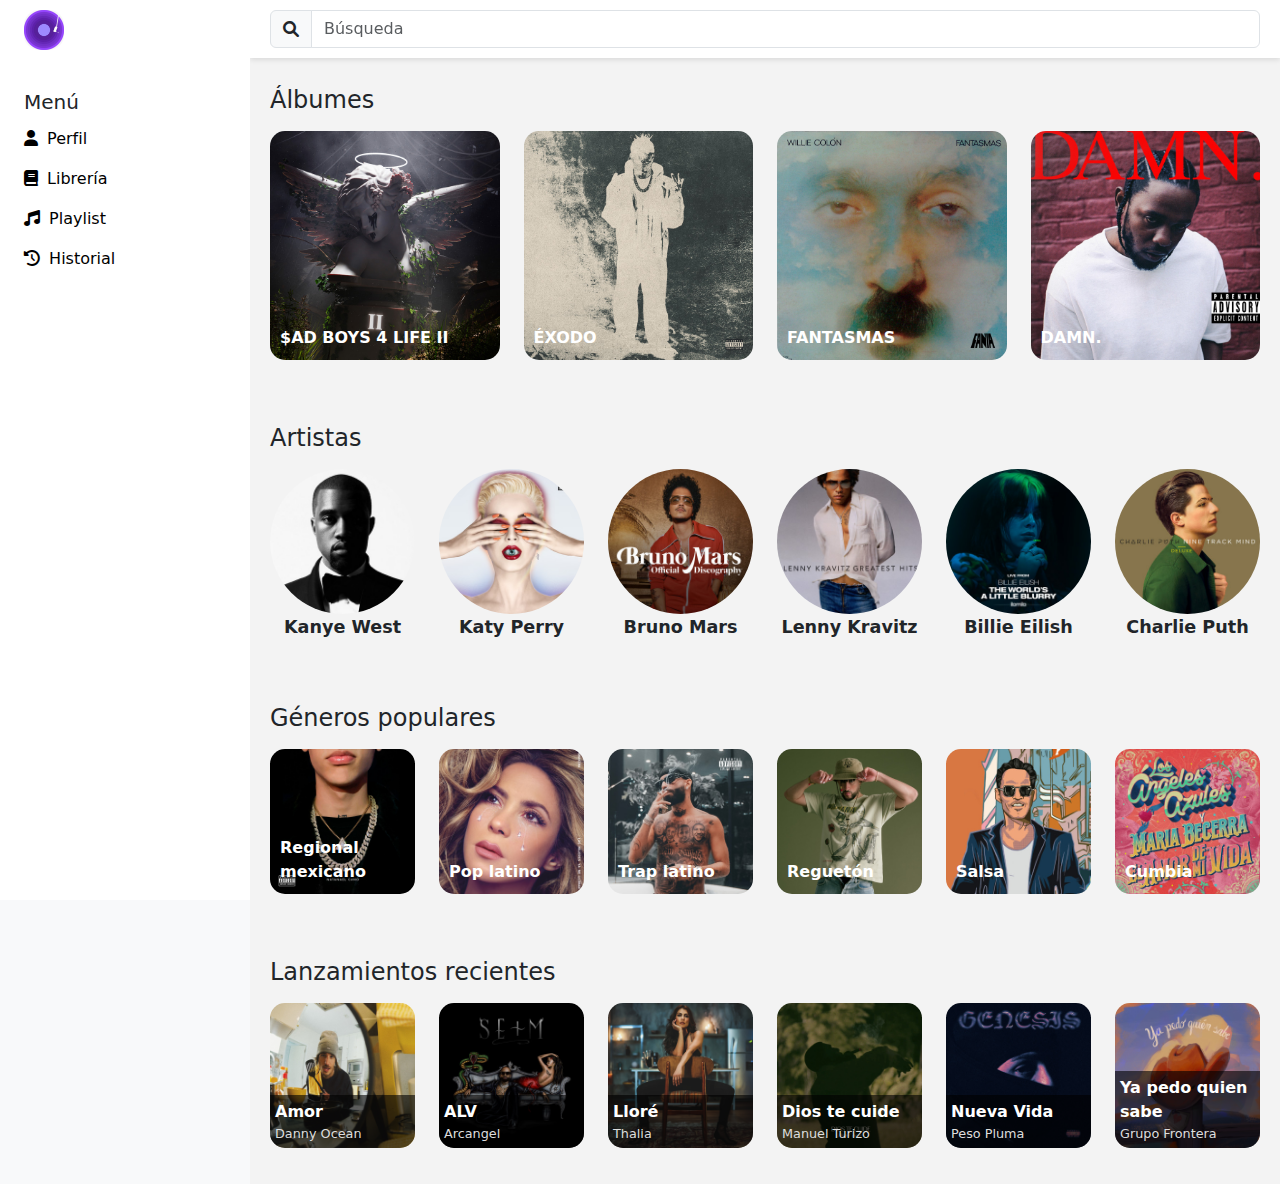
<file: index.html>
<!DOCTYPE html>
<html lang="es">
<head>
  <!-- Google tag (gtag.js) -->
<script async src="https://www.googletagmanager.com/gtag/js?id=G-TZQTSCYJXT"></script>
<script>
  window.dataLayer = window.dataLayer || [];
  function gtag(){dataLayer.push(arguments);}
  gtag('js', new Date());

  gtag('config', 'G-TZQTSCYJXT');
</script>
  <meta charset="UTF-8">
  <meta name="viewport" content="width=device-width, initial-scale=1.0">
  <title>App de Streaming</title>
  <link href="https://cdn.jsdelivr.net/npm/bootstrap@5.3.0-alpha1/dist/css/bootstrap.min.css" rel="stylesheet">
  <link rel="stylesheet" href="./css/styles.css">
  <link rel="stylesheet" href="https://cdnjs.cloudflare.com/ajax/libs/font-awesome/6.0.0-beta3/css/all.min.css">
</head>
<body>
  <div class="container-fluid">
    <div class="row flex-nowrap">
        <div class="col-auto col-md-3 col-xl-2 px-sm-2 px-0 bg-dark side-static">
            <div class="d-flex flex-column align-items-center align-items-sm-start px-3 pt-2 text-white min-vh-100">
                <a href="./index.html" class="d-flex align-items-center pb-3 mb-md-0 me-md-auto text-dark text-decoration-none logo">
                  <img src="./img/logo.png" class="img-fluid" width="40px">
                </a>
                <a href="./index.html" class="d-flex align-items-center pb-3 mb-md-0 me-md-auto text-dark text-decoration-none margin-menu">
                  <span class="fs-5 d-none d-sm-inline">Menú</span>
                </a>
                <ul class="nav nav-pills flex-column mb-sm-auto mb-0 align-items-center align-items-sm-start" id="menu">
                    <li class="nav-item">
                        <a href="./perfil.html" class="nav-link align-middle px-0 margin-op">
                            <i class="fas fa-user"></i> <span class="ms-1 d-none d-sm-inline">Perfil</span>
                        </a>
                    </li>
                    <li class="nav-item">
                      <a href="./libreria.html" class="nav-link align-middle px-0">
                          <i class="fas fa-book"></i> <span class="ms-1 d-none d-sm-inline">Librería</span>
                      </a>
                  </li>
                  <li class="nav-item">
                    <a href="#" class="nav-link align-middle px-0">
                        <i class="fas fa-music"></i> <span class="ms-1 d-none d-sm-inline">Playlist</span>
                    </a>
                </li>
                <li class="nav-item">
                  <a href="#" class="nav-link align-middle px-0">
                      <i class="fas fa-history"></i> <span class="ms-1 d-none d-sm-inline">Historial</span>
                  </a>
              </li>
                </ul>
                <hr>

            </div>
        </div>
        <div class="col py-3 content-area side">
          <div class="d-flex justify-content-between flex-wrap flex-md-nowrap align-items-center pt-3 pb-2 mb-3">
            <div class="input-group mb-3 search-bar">
              <span class="input-group-text"><i class="fas fa-search"></i></span>
              <input id="search-input" class="form-control" type="search" placeholder="Búsqueda" aria-label="Búsqueda">
            </div>
            
            <!-- Contenido que estará oculto inicialmente -->
            <div id="search-results" class="row justify-content-center search-results hidden">
            <div class="col-11">
              <div class="row">
                  <!-- Resultados section (left column) -->
                  <div class="col-lg-6 col-md-6 col-12">
                    <h3>Resultados</h3>
                    
                      <div class="result-item">
                        <div class="row">
                          <div class="col-6" style="align-content: center;">
                            <img src="./img/lanzamientos/alv.jpeg" alt="Angels like you" class="song-image">
                          </div>
                          <div class="col-6">
                              <p class="song-title">ALV</p>
                              <p class="artist-name-result">Arcangel</p>
                          </div>
                        </div>
                      </div>

                      <div class="result-item">
                        <div class="row">
                          <div class="col-6" style="align-content: center;">
                            <img src="./img/lanzamientos/amor.jpeg" alt="Angels like you" class="song-image">
                          </div>
                          <div class="col-6">
                              <p class="song-title">Amor</p>
                              <p class="artist-name-result">Danny Ocean</p>
                          </div>
                        </div>
                      </div>

                      <div class="result-item">
                        <div class="row">
                          <div class="col-6" style="align-content: center;">
                            <img src="./img/lanzamientos/dios.jpeg" alt="Angels like you" class="song-image">
                          </div>
                          <div class="col-6">
                              <p class="song-title">Dios te cuide</p>
                              <p class="artist-name-result">Manuel Turizo</p>
                          </div>
                        </div>
                      </div>

                      <div class="result-item">
                        <div class="row">
                          <div class="col-6" style="align-content: center;">
                            <img src="./img/lanzamientos/llore.jpeg" alt="Angels like you" class="song-image">
                          </div>
                          <div class="col-6">
                              <p class="song-title">Lloré</p>
                              <p class="artist-name-result">Thalia</p>
                          </div>
                        </div>
                      </div>

                      <div class="result-item">
                        <div class="row">
                          <div class="col-6" style="align-content: center;">
                            <img src="./img/lanzamientos/nueva.jpeg" alt="Angels like you" class="song-image">
                          </div>
                          <div class="col-6">
                              <p class="song-title">Nueva Vida</p>
                              <p class="artist-name-result">Peso Pluma</p>
                          </div>
                        </div>
                      </div>
                      
                      <div class="result-item">
                        <div class="row">
                          <div class="col-6" style="align-content: center;">
                            <img src="./img/lanzamientos/alv.jpeg" alt="Angels like you" class="song-image">
                          </div>
                          <div class="col-6">
                              <p class="song-title">Ya pedo quien sabe</p>
                              <p class="artist-name-result">Grupo Frontera</p>
                          </div>
                        </div>
                      </div>
                    <!-- Repetir para más resultados -->
                </div>

                  <!-- Artistas section (right column) -->
                  <div class="col-lg-6 col-md-6 col-12 artists-section">
                    <h3>Artistas</h3>
                    <div class="row artist-row">
                        <div class="col-6 artist-item">
                            <img src="./img/artistas/billie.jpeg" class="rounded-circle artist-image" alt="Kanye West">
                            <p class="artist-name">Billie Eilish</p>
                        </div>
                        <div class="col-6 artist-item">
                          <img src="./img/artistas/kanye.jpeg" class="rounded-circle artist-image" alt="Kanye West">
                          <p class="artist-name">Kanye West</p>
                      </div>
                      <div class="col-6 artist-item">
                        <img src="./img/artistas/bruno.jpeg" class="rounded-circle artist-image" alt="Kanye West">
                        <p class="artist-name">Bruno Mars</p>
                      </div>
                      <div class="col-6 artist-item">
                        <img src="./img/artistas/katy.jpeg" class="rounded-circle artist-image" alt="Kanye West">
                        <p class="artist-name">Katy Perry</p>
                      </div>
                      <div class="col-6 artist-item">
                        <img src="./img/artistas/lenny.jpeg" class="rounded-circle artist-image" alt="Kanye West">
                        <p class="artist-name">Lenny Kravitz</p>
                      </div>
                      <div class="col-6 artist-item">
                        <img src="./img/artistas/charlie.jpeg" class="rounded-circle artist-image" alt="Kanye West">
                        <p class="artist-name">Charlie Puth</p>
                      </div>
                        <!-- Add more artists as needed -->
                    </div>
                </div>
              </div>
            </div>
          </div>
            
            <script src="./js/search.js"></script>
          </div>
  
          <!-- Álbumes -->
          <h4 class="mb-3">Álbumes</h4>
          <div class="row">
            <div class="col-md-3 col-6">
              <div class="position-relative card">
                <a href="./lista.html">
                  <img src="./img/albumes/album.jpeg" class="img-fluid" alt="$AD BOYS 4 LIFE II">
                </a>
                <p class="album-text">$AD BOYS 4 LIFE II</p>
              </div>
            </div>
            <div class="col-md-3 col-6">
              <div class="position-relative card">
                <a href="./lista.html">
                  <img src="./img/albumes/exodo.jpeg" class="img-fluid" alt="Álbum 2">
                </a>
                <p class="album-text">ÉXODO</p>
              </div>
            </div>
            <div class="col-md-3 col-6">
              <div class="position-relative card">
                <a href="./lista.html">
                  <img src="./img/albumes/fantasmas.jpeg" class="img-fluid" alt="Álbum 3">
                </a>
                <p class="album-text">FANTASMAS</p>
              </div>
            </div>
            <div class="col-md-3 col-6">
              <div class="position-relative card">
                <a href="./lista.html">
                  <img src="./img/albumes/damn.jpeg" class="img-fluid" alt="Álbum 4">
                </a>
                <p class="album-text">DAMN.</p>
              </div>
            </div>
          </div>
  
          <!-- Artistas -->
          <h4 class="mt-5 mb-3">Artistas</h4>
          <div class="row">
            <div class="col-6 col-sm-4 col-md-3 col-lg-2">
              <a href="./artista.html">
                <img src="./img/artistas/kanye.jpeg" class="img-fluid rounded-circle" alt="Kanye West">
              </a>
              <p class="artist-name">Kanye West</p>
            </div>
            <div class="col-6 col-sm-4 col-md-3 col-lg-2">
              <a href="./artista.html">
                <img src="./img/artistas/katy.jpeg" class="img-fluid rounded-circle" alt="Katy Perry">
              </a>
              <p class="artist-name">Katy Perry</p>
            </div>
            <div class="col-6 col-sm-4 col-md-3 col-lg-2">
              <a href="./artista.html">
                <img src="./img/artistas/bruno.jpeg" class="img-fluid rounded-circle" alt="Bruno Mars">
              </a>
              <p class="artist-name">Bruno Mars</p>
            </div>
            <div class="col-6 col-sm-4 col-md-3 col-lg-2">
              <a href="./artista.html">
                <img src="./img/artistas/lenny.jpeg" class="img-fluid rounded-circle" alt="Lenny Kravitz">
              </a>
              <p class="artist-name">Lenny Kravitz</p>
            </div>
            <div class="col-6 col-sm-4 col-md-3 col-lg-2">
              <a href="./artista.html">
                <img src="./img/artistas/billie.jpeg" class="img-fluid rounded-circle" alt="Billie Eilish">
              </a>
              <p class="artist-name">Billie Eilish</p>
            </div>
            <div class="col-6 col-sm-4 col-md-3 col-lg-2">
              <a href="./artista.html">
                <img src="./img/artistas/charlie.jpeg" class="img-fluid rounded-circle" alt="Charlie Puth">
              </a>
              <p class="artist-name">Charlie Puth</p>
            </div>
          </div>
  
          <!-- Géneros Populares -->
          <h4 class="mt-5 mb-3">Géneros populares</h4>
          <div class="row">
            <div class="col-6 col-sm-4 col-md-3 col-lg-2">
              <div class="position-relative card">
                <a href="./genero.html">
                  <img src="./img/generos/regional.jpeg" class="img-fluid" alt="Regional mexicano">
                </a>
                <p class="text-overlay-genero">Regional mexicano</p>
              </div>
            </div>
            <div class="col-6 col-sm-4 col-md-3 col-lg-2">
              <div class="position-relative card">
                <a href="./genero.html">
                  <img src="./img/generos/pop.jpeg" class="img-fluid" alt="Pop latino">
                </a>
                <p class="text-overlay-genero">Pop latino</p>
              </div>
            </div>
            <div class="col-6 col-sm-4 col-md-3 col-lg-2">
              <div class="position-relative card">
                <a href="./genero.html">
                  <img src="./img/generos/trap.jpeg" class="img-fluid" alt="Trap latino">
                </a>
                <p class="text-overlay-genero">Trap latino</p>
              </div>
            </div>
            <div class="col-6 col-sm-4 col-md-3 col-lg-2">
              <div class="position-relative card">
                <a href="./genero.html">
                  <img src="./img/generos/regueton.jpeg" class="img-fluid" alt="Reguetón">
                </a>
                <p class="text-overlay-genero">Reguetón</p>
              </div>
            </div>
            <div class="col-6 col-sm-4 col-md-3 col-lg-2">
              <div class="position-relative card">
                <a href="./genero.html">
                  <img src="./img/generos/salsa.jpeg" class="img-fluid" alt="Salsa">
                </a>
                <p class="text-overlay-genero">Salsa</p>
              </div>
            </div>
            <div class="col-6 col-sm-4 col-md-3 col-lg-2">
              <div class="position-relative card">
                <a href="./genero.html">
                  <img src="./img/generos/cumbia.jpeg" class="img-fluid" alt="Pop rock">
                </a>
                <p class="text-overlay-genero">Cumbia</p>
              </div>
            </div>
          </div>
  
          <!-- Lanzamientos Recientes -->
          <h4 class="mt-5 mb-3">Lanzamientos recientes</h4>
          <div class="row">
            <div class="col-6 col-sm-4 col-md-3 col-lg-2">
              <div class="position-relative card lanzamiento-reciente">
                <div class="image-container">
                  <a href="./reproduccion.html">
                    <img src="./img/lanzamientos/amor.jpeg" class="img-fluid" alt="Álbum">
                  </a>
                  <div class="text-overlay-lanzamiento">
                    <p class="album-name">Amor</p>
                    <p class="artist-name-lanzamiento">Danny Ocean</p>
                  </div>
                </div>
              </div>
            </div>
            <div class="col-6 col-sm-4 col-md-3 col-lg-2">
              <div class="position-relative card lanzamiento-reciente">
                <div class="image-container">
                  <a href="./reproduccion.html">
                    <img src="./img/lanzamientos/alv.jpeg" class="img-fluid" alt="Álbum">
                  </a>
                  <div class="text-overlay-lanzamiento">
                    <p class="album-name">ALV</p>
                    <p class="artist-name-lanzamiento">Arcangel</p>
                  </div>
                </div>
              </div>
            </div>
            <div class="col-6 col-sm-4 col-md-3 col-lg-2">
              <div class="position-relative card lanzamiento-reciente">
                <div class="image-container">
                  <a href="./reproduccion.html">
                    <img src="./img/lanzamientos/llore.jpeg" class="img-fluid" alt="Álbum">
                  </a>
                  <div class="text-overlay-lanzamiento">
                    <p class="album-name">Lloré</p>
                    <p class="artist-name-lanzamiento">Thalia</p>
                  </div>
                </div>
              </div>
            </div>
            <div class="col-6 col-sm-4 col-md-3 col-lg-2">
              <div class="position-relative card lanzamiento-reciente">
                <div class="image-container">
                  <a href="./reproduccion.html">
                    <img src="./img/lanzamientos/dios.jpeg" class="img-fluid" alt="Álbum">
                  </a>
                  <div class="text-overlay-lanzamiento">
                    <p class="album-name">Dios te cuide</p>
                    <p class="artist-name-lanzamiento">Manuel Turizo</p>
                  </div>
                </div>
              </div>
            </div>
            <div class="col-6 col-sm-4 col-md-3 col-lg-2">
              <div class="position-relative card lanzamiento-reciente">
                <div class="image-container">
                  <a href="./reproduccion.html">
                    <img src="./img/lanzamientos/nueva.jpeg" class="img-fluid" alt="Álbum">
                  </a>
                  <div class="text-overlay-lanzamiento">
                    <p class="album-name">Nueva Vida</p>
                    <p class="artist-name-lanzamiento">Peso Pluma</p>
                  </div>
                </div>
              </div>
            </div>
            <div class="col-6 col-sm-4 col-md-3 col-lg-2">
              <div class="position-relative card lanzamiento-reciente">
                <div class="image-container">
                  <a href="./reproduccion.html">
                    <img src="./img/lanzamientos/pedo.jpeg" class="img-fluid" alt="Álbum">
                  </a>
                  <div class="text-overlay-lanzamiento">
                    <p class="album-name">Ya pedo quien sabe</p>
                    <p class="artist-name-lanzamiento">Grupo Frontera</p>
                  </div>
                </div>
              </div>
            </div>
          </div>
        </div>
    </div>
  </div>

  <script src="https://cdn.jsdelivr.net/npm/bootstrap@5.3.0-alpha1/dist/js/bootstrap.bundle.min.js"></script>
</body>
</html>
</file>
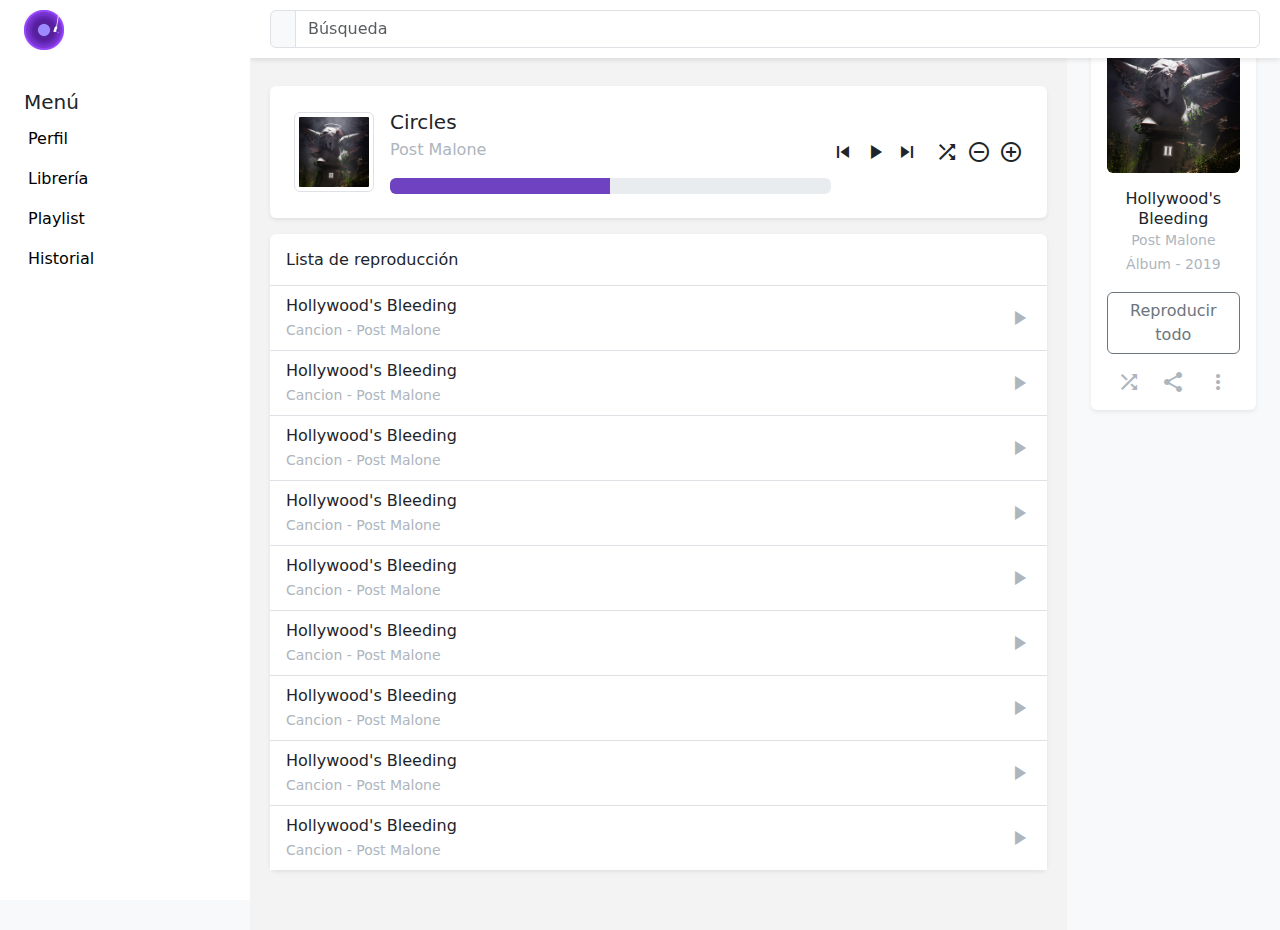
<file: album.html>
<!DOCTYPE html>
<html lang="en">

<head>
  <meta charset="UTF-8">
  <meta name="viewport" content="width=device-width, initial-scale=1.0">
  <title>Music Player</title>
  <link href="https://cdn.jsdelivr.net/npm/bootstrap@5.3.0/dist/css/bootstrap.min.css" rel="stylesheet">
  <link href="https://fonts.googleapis.com/icon?family=Material+Icons" rel="stylesheet">
  <link rel="stylesheet" href="./css/styles.css">

  <style>
    /* Colores de fondo y texto */
    .bg-purple {
      background-color: #6f42c1;
    }
  
    .bg-gray-100 {
      background-color: #f8f9fa;
    }
  
    .text-gray-700 {
      color: #6c757d;
    }
  
    .text-gray-500 {
      color: #adb5bd;
    }
  
    .rounded-full {
      border-radius: 50%;
    }
  
    /* Estilo responsivo para el menú lateral */
    .side-static {
      min-width: 200px;
    }
  
    @media (max-width: 768px) {
      .side-static {
        display: none; /* Ocultar menú lateral en pantallas pequeñas */
      }
  
      .content-area {
        padding: 10px;
      }
  
      .search-bar {
        flex-basis: 100%;
        margin-bottom: 15px;
      }
  
      .search-results .col-6 {
        flex: 1 1 100%;
        max-width: 100%;
      }
    }
  
    /* Ajustes para el reproductor y la lista en pantallas pequeñas */
    @media (max-width: 576px) {
      .content-area {
        padding: 5px;
      }
  
      .search-results .col-lg-6,
      .search-results .col-md-6 {
        max-width: 100%;
        flex-basis: 100%;
      }
  
      .input-group-text,
      .material-icons {
        font-size: 20px;
      }
  
      .search-bar {
        width: 100%;
      }
  
      .player img {
        width: 60px;
        height: 60px;
      }
  
      .progress {
        height: 5px;
      }
  
      .list-group-item {
        font-size: 14px;
        padding: 10px;
      }
  
      .artist-image {
        width: 50px;
        height: 50px;
      }
  
      .artist-name {
        font-size: 14px;
      }
    }
  
    /* Ajustes para dispositivos medianos */
    @media (min-width: 768px) and (max-width: 992px) {
      .artist-item {
        max-width: 50%;
        flex: 1 1 50%;
      }
  
      .artist-image {
        width: 60px;
        height: 60px;
      }
    }
  
    /* Ajustes para dispositivos grandes */
    @media (min-width: 992px) {
      .content-area {
        padding: 20px;
      }
  
      .artist-image {
        width: 70px;
        height: 70px;
      }
  
      .player img {
        width: 80px;
        height: 80px;
      }
    }
  </style>
  
</head>

<body>
  <div class="container-fluid">
    <div class="row flex-nowrap">
      <div class="col-auto col-md-3 col-xl-2 px-sm-2 px-0 bg-dark side-static">
        <div class="d-flex flex-column align-items-center align-items-sm-start px-3 pt-2 text-white min-vh-100">
          <a href="./index.html" class="d-flex align-items-center pb-3 mb-md-0 me-md-auto text-dark text-decoration-none logo">
            <img src="./img/logo.png" class="img-fluid" width="40px">
          </a>
          <a href="./index.html"
            class="d-flex align-items-center pb-3 mb-md-0 me-md-auto text-dark text-decoration-none margin-menu">
            <span class="fs-5 d-none d-sm-inline">Menú</span>
          </a>
          <ul class="nav nav-pills flex-column mb-sm-auto mb-0 align-items-center align-items-sm-start" id="menu">
            <li class="nav-item">
              <a href="./perfil.html" class="nav-link align-middle px-0 margin-op">
                <i class="fas fa-user"></i> <span class="ms-1 d-none d-sm-inline">Perfil</span>
              </a>
            </li>
            <li class="nav-item">
              <a href="./libreria.html" class="nav-link align-middle px-0">
                <i class="fas fa-book"></i> <span class="ms-1 d-none d-sm-inline">Librería</span>
              </a>
            </li>
            <li class="nav-item">
              <a href="#" class="nav-link align-middle px-0">
                <i class="fas fa-music"></i> <span class="ms-1 d-none d-sm-inline">Playlist</span>
              </a>
            </li>
            <li class="nav-item">
              <a href="#" class="nav-link align-middle px-0">
                <i class="fas fa-history"></i> <span class="ms-1 d-none d-sm-inline">Historial</span>
              </a>
            </li>
          </ul>
          <hr>

        </div>
      </div>
      <div class="col py-3 content-area side">
        <div class="d-flex justify-content-between flex-wrap flex-md-nowrap align-items-center pt-3 pb-2 mb-3">
          <div class="input-group mb-3 search-bar">
            <span class="input-group-text"><i class="fas fa-search"></i></span>
            <input id="search-input" class="form-control" type="search" placeholder="Búsqueda" aria-label="Búsqueda">
          </div>

          <!-- Contenido que estará oculto inicialmente -->
          <div id="search-results" class="row justify-content-center search-results hidden">
            <div class="col-11">
              <div class="row">
                <!-- Resultados section (left column) -->
                <div class="col-lg-6 col-md-6 col-12">
                  <h3>Resultados</h3>

                  <div class="result-item">
                    <div class="row">
                      <div class="col-6" style="align-content: center;">
                        <img src="./img/lanzamientos/alv.jpeg" alt="Angels like you" class="song-image">
                      </div>
                      <div class="col-6">
                        <p class="song-title">ALV</p>
                        <p class="artist-name-result">Arcangel</p>
                      </div>
                    </div>
                  </div>

                  <div class="result-item">
                    <div class="row">
                      <div class="col-6" style="align-content: center;">
                        <img src="./img/lanzamientos/amor.jpeg" alt="Angels like you" class="song-image">
                      </div>
                      <div class="col-6">
                        <p class="song-title">Amor</p>
                        <p class="artist-name-result">Danny Ocean</p>
                      </div>
                    </div>
                  </div>

                  <div class="result-item">
                    <div class="row">
                      <div class="col-6" style="align-content: center;">
                        <img src="./img/lanzamientos/dios.jpeg" alt="Angels like you" class="song-image">
                      </div>
                      <div class="col-6">
                        <p class="song-title">Dios te cuide</p>
                        <p class="artist-name-result">Manuel Turizo</p>
                      </div>
                    </div>
                  </div>

                  <div class="result-item">
                    <div class="row">
                      <div class="col-6" style="align-content: center;">
                        <img src="./img/lanzamientos/llore.jpeg" alt="Angels like you" class="song-image">
                      </div>
                      <div class="col-6">
                        <p class="song-title">Lloré</p>
                        <p class="artist-name-result">Thalia</p>
                      </div>
                    </div>
                  </div>

                  <div class="result-item">
                    <div class="row">
                      <div class="col-6" style="align-content: center;">
                        <img src="./img/lanzamientos/nueva.jpeg" alt="Angels like you" class="song-image">
                      </div>
                      <div class="col-6">
                        <p class="song-title">Nueva Vida</p>
                        <p class="artist-name-result">Peso Pluma</p>
                      </div>
                    </div>
                  </div>

                  <div class="result-item">
                    <div class="row">
                      <div class="col-6" style="align-content: center;">
                        <img src="./img/lanzamientos/alv.jpeg" alt="Angels like you" class="song-image">
                      </div>
                      <div class="col-6">
                        <p class="song-title">Ya pedo quien sabe</p>
                        <p class="artist-name-result">Grupo Frontera</p>
                      </div>
                    </div>
                  </div>
                  <!-- Repetir para más resultados -->
                </div>

                <!-- Artistas section (right column) -->
                <div class="col-lg-6 col-md-6 col-12 artists-section">
                  <h3>Artistas</h3>
                  <div class="row artist-row">
                    <div class="col-6 artist-item">
                      <img src="./img/artistas/billie.jpeg" class="rounded-circle artist-image" alt="Kanye West">
                      <p class="artist-name">Billie Eilish</p>
                    </div>
                    <div class="col-6 artist-item">
                      <img src="./img/artistas/kanye.jpeg" class="rounded-circle artist-image" alt="Kanye West">
                      <p class="artist-name">Kanye West</p>
                    </div>
                    <div class="col-6 artist-item">
                      <img src="./img/artistas/bruno.jpeg" class="rounded-circle artist-image" alt="Kanye West">
                      <p class="artist-name">Bruno Mars</p>
                    </div>
                    <div class="col-6 artist-item">
                      <img src="./img/artistas/katy.jpeg" class="rounded-circle artist-image" alt="Kanye West">
                      <p class="artist-name">Katy Perry</p>
                    </div>
                    <div class="col-6 artist-item">
                      <img src="./img/artistas/lenny.jpeg" class="rounded-circle artist-image" alt="Kanye West">
                      <p class="artist-name">Lenny Kravitz</p>
                    </div>
                    <div class="col-6 artist-item">
                      <img src="./img/artistas/charlie.jpeg" class="rounded-circle artist-image" alt="Kanye West">
                      <p class="artist-name">Charlie Puth</p>
                    </div>
                    <!-- Add more artists as needed -->
                  </div>
                </div>
              </div>
            </div>
          </div>

          <script src="./js/search.js"></script>
        </div>

        <!-- Player -->
        <div class="d-flex align-items-center p-4 mb-3 bg-white rounded shadow-sm">
          <img src="./img/albumes/album.jpeg" alt="Album Cover" class="img-thumbnail rounded me-3"
            style="width: 80px; height: 80px;">
          <div class="flex-grow-1">
            <h5 class="mb-1">Circles</h5>
            <p class="text-gray-500">Post Malone</p>
            <div class="progress mt-2">
              <div class="progress-bar bg-purple" role="progressbar" style="width: 50%;"></div>
            </div>
          </div>
          <div class="d-flex align-items-center">
            <span class="material-icons text-gray-600 me-2">skip_previous</span>
            <span class="material-icons text-purple">play_arrow</span>
            <span class="material-icons text-gray-600 ms-2">skip_next</span>
          </div>
          <div class="d-flex align-items-center ms-3">
            <span class="material-icons text-gray-600 me-2">shuffle</span>
            <span class="material-icons text-gray-600 me-2">remove_circle_outline</span>
            <span class="material-icons text-gray-600">add_circle_outline</span>
          </div>
        </div>

        <!-- Playlist -->
        <div class="bg-white rounded shadow-sm">
          <div class="p-3 border-bottom">
            <h6 class="mb-0">Lista de reproducción</h6>
          </div>
          <div class="list-group list-group-flush">
            <div class="list-group-item d-flex justify-content-between align-items-center">
              <div>
                <p class="mb-0">Hollywood's Bleeding</p>
                <small class="text-gray-500">Cancion - Post Malone</small>
              </div>
              <span class="material-icons text-gray-500">play_arrow</span>
            </div>
            <div class="list-group-item d-flex justify-content-between align-items-center">
              <div>
                <p class="mb-0">Hollywood's Bleeding</p>
                <small class="text-gray-500">Cancion - Post Malone</small>
              </div>
              <span class="material-icons text-gray-500">play_arrow</span>
            </div>
            <div class="list-group-item d-flex justify-content-between align-items-center">
              <div>
                <p class="mb-0">Hollywood's Bleeding</p>
                <small class="text-gray-500">Cancion - Post Malone</small>
              </div>
              <span class="material-icons text-gray-500">play_arrow</span>
            </div>
            <div class="list-group-item d-flex justify-content-between align-items-center">
              <div>
                <p class="mb-0">Hollywood's Bleeding</p>
                <small class="text-gray-500">Cancion - Post Malone</small>
              </div>
              <span class="material-icons text-gray-500">play_arrow</span>
            </div>
            <div class="list-group-item d-flex justify-content-between align-items-center">
              <div>
                <p class="mb-0">Hollywood's Bleeding</p>
                <small class="text-gray-500">Cancion - Post Malone</small>
              </div>
              <span class="material-icons text-gray-500">play_arrow</span>
            </div>
            <div class="list-group-item d-flex justify-content-between align-items-center">
              <div>
                <p class="mb-0">Hollywood's Bleeding</p>
                <small class="text-gray-500">Cancion - Post Malone</small>
              </div>
              <span class="material-icons text-gray-500">play_arrow</span>
            </div>
            <div class="list-group-item d-flex justify-content-between align-items-center">
              <div>
                <p class="mb-0">Hollywood's Bleeding</p>
                <small class="text-gray-500">Cancion - Post Malone</small>
              </div>
              <span class="material-icons text-gray-500">play_arrow</span>
            </div>
            <div class="list-group-item d-flex justify-content-between align-items-center">
              <div>
                <p class="mb-0">Hollywood's Bleeding</p>
                <small class="text-gray-500">Cancion - Post Malone</small>
              </div>
              <span class="material-icons text-gray-500">play_arrow</span>
            </div>
            <div class="list-group-item d-flex justify-content-between align-items-center">
              <div>
                <p class="mb-0">Hollywood's Bleeding</p>
                <small class="text-gray-500">Cancion - Post Malone</small>
              </div>
              <span class="material-icons text-gray-500">play_arrow</span>
            </div>
            <!-- Repeat this div for other songs -->
          </div>
        </div>
      </div>

      <!-- Album Info -->
      <div class="col-12 col-md-3 col-lg-2 p-4">
        <div class="bg-white rounded shadow-sm p-3 text-center">
          <img src="./img/albumes/album.jpeg" alt="Album Cover" class="img-fluid rounded mb-3">
          <h6 class="mb-0">Hollywood's Bleeding</h6>
          <small class="text-gray-500">Post Malone</small><br>
          <small class="text-gray-500">Álbum - 2019</small>
          <button class="btn btn-outline-secondary w-100 mt-3">Reproducir todo</button>
          <div class="d-flex justify-content-around mt-3">
            <span class="material-icons text-gray-500">shuffle</span>
            <span class="material-icons text-gray-500">share</span>
            <span class="material-icons text-gray-500">more_vert</span>
          </div>
        </div>
        
      </div>

    </div>
  </div>
  </div>

  <script src="https://cdn.jsdelivr.net/npm/bootstrap@5.3.0-alpha1/dist/js/bootstrap.bundle.min.js"></script>
</body>

</html>
</file>
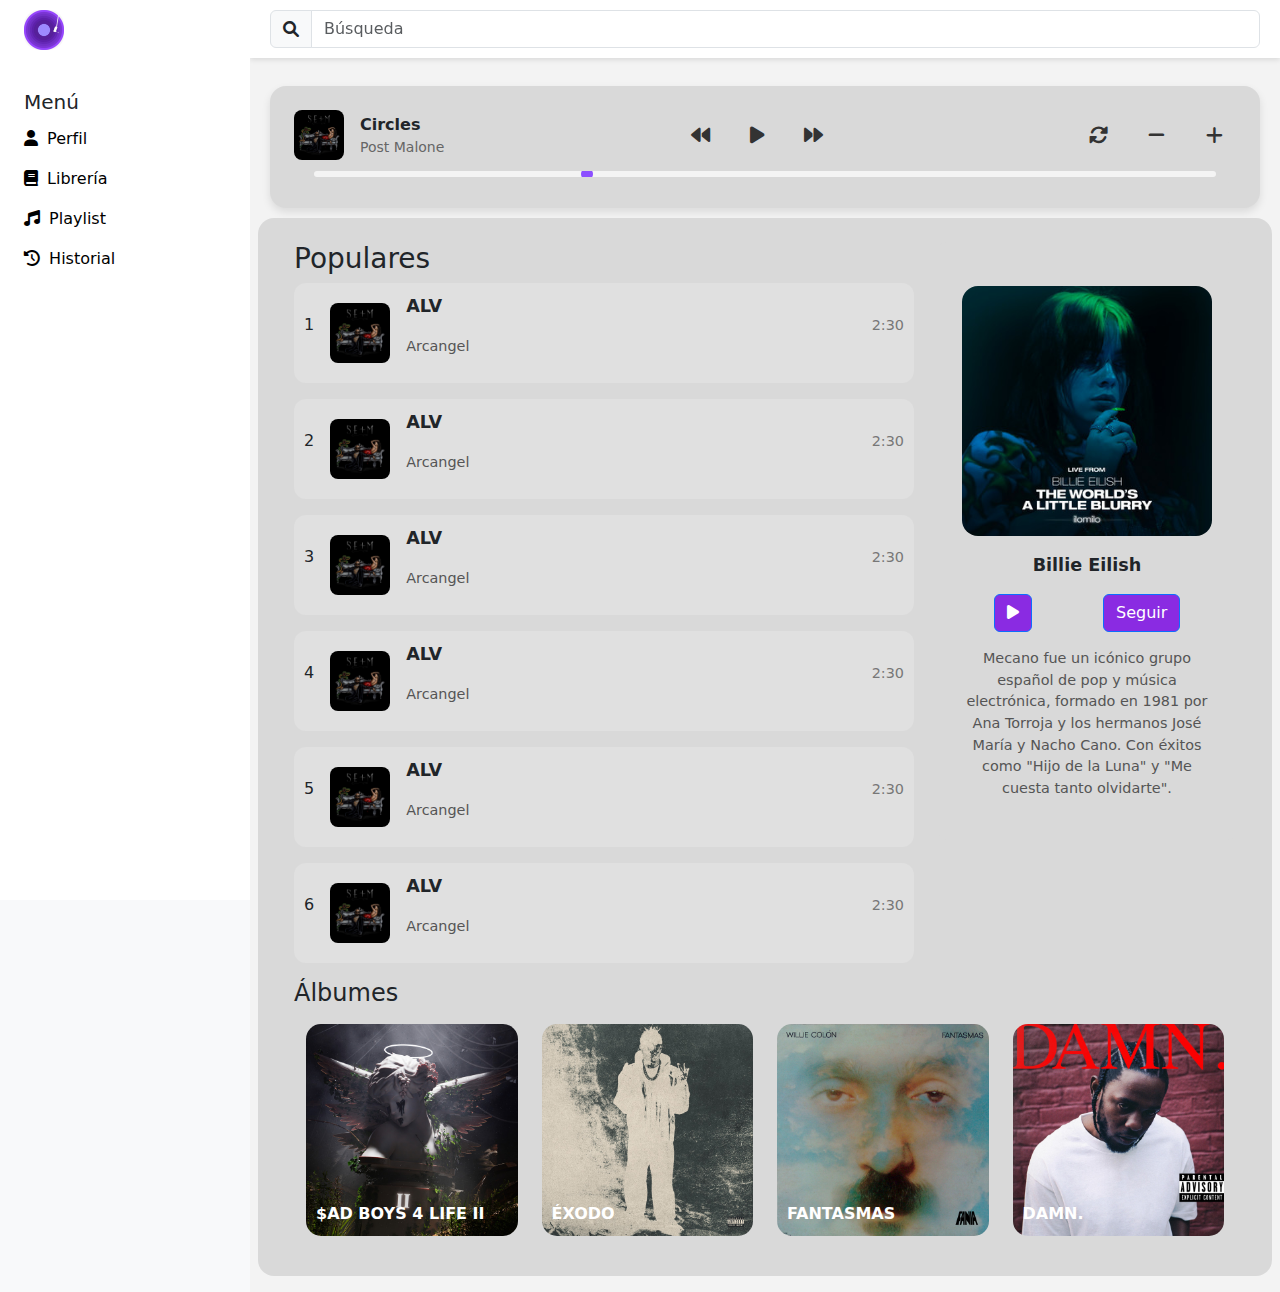
<file: artista.html>
<!DOCTYPE html>
<html lang="es">

<head>
    <meta charset="UTF-8">
    <meta name="viewport" content="width=device-width, initial-scale=1.0">
    <title>App de Streaming</title>
    <link href="https://cdn.jsdelivr.net/npm/bootstrap@5.3.0-alpha1/dist/css/bootstrap.min.css" rel="stylesheet">
    <link rel="stylesheet" href="./css/artista.css">
    <link rel="stylesheet" href="https://cdnjs.cloudflare.com/ajax/libs/font-awesome/6.0.0-beta3/css/all.min.css">
</head>

<body>
    <div class="container-fluid">
        <div class="row flex-nowrap">
            <div class="col-auto col-md-3 col-xl-2 px-sm-2 px-0 bg-dark side-static">
                <div class="d-flex flex-column align-items-center align-items-sm-start px-3 pt-2 text-white min-vh-100">
                    <a href="./index.html"
                        class="d-flex align-items-center pb-3 mb-md-0 me-md-auto text-dark text-decoration-none logo">
                        <img src="./img/logo.png" class="img-fluid" width="40px">
                    </a>
                    <a href="./index.html"
                        class="d-flex align-items-center pb-3 mb-md-0 me-md-auto text-dark text-decoration-none margin-menu">
                        <span class="fs-5 d-none d-sm-inline">Menú</span>
                    </a>
                    <ul class="nav nav-pills flex-column mb-sm-auto mb-0 align-items-center align-items-sm-start"
                        id="menu">
                        <li class="nav-item">
                            <a href="./perfil.html" class="nav-link align-middle px-0 margin-op">
                                <i class="fas fa-user"></i> <span class="ms-1 d-none d-sm-inline">Perfil</span>
                            </a>
                        </li>
                        <li class="nav-item">
                            <a href="./libreria.html" class="nav-link align-middle px-0">
                                <i class="fas fa-book"></i> <span class="ms-1 d-none d-sm-inline">Librería</span>
                            </a>
                        </li>
                        <li class="nav-item">
                            <a href="#" class="nav-link align-middle px-0">
                                <i class="fas fa-music"></i> <span class="ms-1 d-none d-sm-inline">Playlist</span>
                            </a>
                        </li>
                        <li class="nav-item">
                            <a href="#" class="nav-link align-middle px-0">
                                <i class="fas fa-history"></i> <span class="ms-1 d-none d-sm-inline">Historial</span>
                            </a>
                        </li>
                    </ul>
                    <hr>

                </div>
            </div>
            <div class="col py-3 content-area side">
                <div class="d-flex justify-content-between flex-wrap flex-md-nowrap align-items-center pt-3 pb-2 mb-3">
                    <div class="input-group mb-3 search-bar">
                        <span class="input-group-text"><i class="fas fa-search"></i></span>
                        <input id="search-input" class="form-control" type="search" placeholder="Búsqueda"
                            aria-label="Búsqueda">
                    </div>

                    <!-- Contenido que estará oculto inicialmente -->
                    <div id="search-results" class="row justify-content-center search-results hidden">
                        <div class="col-11">
                            <div class="row">
                                <!-- Resultados section (left column) -->
                                <div class="col-lg-6 col-md-6 col-12">
                                    <h3>Resultados</h3>
                                    <div class="result-item">
                                        <div class="row">
                                            <div class="col-6" style="align-content: center;">
                                                <img src="./img/lanzamientos/alv.jpeg" alt="Angels like you"
                                                    class="song-image">
                                            </div>
                                            <div class="col-6">
                                                <p class="song-title">ALV</p>
                                                <p class="artist-name-result">Arcangel</p>
                                            </div>
                                        </div>
                                    </div>
                                    <div class="result-item">
                                        <div class="row">
                                            <div class="col-6" style="align-content: center;">
                                                <img src="./img/lanzamientos/amor.jpeg" alt="Angels like you"
                                                    class="song-image">
                                            </div>
                                            <div class="col-6">
                                                <p class="song-title">Amor</p>
                                                <p class="artist-name-result">Danny Ocean</p>
                                            </div>
                                        </div>
                                    </div>
                                    <div class="result-item">
                                        <div class="row">
                                            <div class="col-6" style="align-content: center;">
                                                <img src="./img/lanzamientos/dios.jpeg" alt="Angels like you"
                                                    class="song-image">
                                            </div>
                                            <div class="col-6">
                                                <p class="song-title">Dios te cuide</p>
                                                <p class="artist-name-result">Manuel Turizo</p>
                                            </div>
                                        </div>
                                    </div>
                                    <div class="result-item">
                                        <div class="row">
                                            <div class="col-6" style="align-content: center;">
                                                <img src="./img/lanzamientos/llore.jpeg" alt="Angels like you"
                                                    class="song-image">
                                            </div>
                                            <div class="col-6">
                                                <p class="song-title">Lloré</p>
                                                <p class="artist-name-result">Thalia</p>
                                            </div>
                                        </div>
                                    </div>
                                    <div class="result-item">
                                        <div class="row">
                                            <div class="col-6" style="align-content: center;">
                                                <img src="./img/lanzamientos/nueva.jpeg" alt="Angels like you"
                                                    class="song-image">
                                            </div>
                                            <div class="col-6">
                                                <p class="song-title">Nueva Vida</p>
                                                <p class="artist-name-result">Peso Pluma</p>
                                            </div>
                                        </div>
                                    </div>
                                    <div class="result-item">
                                        <div class="row">
                                            <div class="col-6" style="align-content: center;">
                                                <img src="./img/lanzamientos/alv.jpeg" alt="Angels like you"
                                                    class="song-image">
                                            </div>
                                            <div class="col-6">
                                                <p class="song-title">Ya pedo quien sabe</p>
                                                <p class="artist-name-result">Grupo Frontera</p>
                                            </div>
                                        </div>
                                    </div>
                                    <!-- Repetir para más resultados -->
                                </div>

                                <!-- Artistas section (right column) -->
                                <div class="col-lg-6 col-md-6 col-12 artists-section">
                                    <h3>Artistas</h3>
                                    <div class="row artist-row">
                                        <div class="col-6 artist-item">
                                            <img src="./img/artistas/billie.jpeg" class="rounded-circle artist-image"
                                                alt="Kanye West">
                                            <p class="artist-name">Billie Eilish</p>
                                        </div>
                                        <div class="col-6 artist-item">
                                            <img src="./img/artistas/kanye.jpeg" class="rounded-circle artist-image"
                                                alt="Kanye West">
                                            <p class="artist-name">Kanye West</p>
                                        </div>
                                        <div class="col-6 artist-item">
                                            <img src="./img/artistas/bruno.jpeg" class="rounded-circle artist-image"
                                                alt="Kanye West">
                                            <p class="artist-name">Bruno Mars</p>
                                        </div>
                                        <div class="col-6 artist-item">
                                            <img src="./img/artistas/katy.jpeg" class="rounded-circle artist-image"
                                                alt="Kanye West">
                                            <p class="artist-name">Katy Perry</p>
                                        </div>
                                        <div class="col-6 artist-item">
                                            <img src="./img/artistas/lenny.jpeg" class="rounded-circle artist-image"
                                                alt="Kanye West">
                                            <p class="artist-name">Lenny Kravitz</p>
                                        </div>
                                        <div class="col-6 artist-item">
                                            <img src="./img/artistas/charlie.jpeg" class="rounded-circle artist-image"
                                                alt="Kanye West">
                                            <p class="artist-name">Charlie Puth</p>
                                        </div>
                                        <!-- Add more artists as needed -->
                                    </div>
                                </div>
                            </div>
                        </div>
                    </div>

                    <script src="./js/search.js"></script>
                </div>

                <!-- Aqui debe ir el reproductor musical -->
                <div class="music-player2 align-items-center p-4 rounded-4">

                    <div class=" d-flex">
                        <div class="col-lg-4 d-flex align-items-center me-auto">
                            <img src="./img/lanzamientos/alv.jpeg" alt="Song Cover" class="song-cover2 me-3">
                            <div>
                                <p class="song-title2 mb-0">Circles</p>
                                <p class="artist-name2 mb-0">Post Malone</p>
                            </div>
                        </div>
                        <div class="col-lg-4 controls2 d-flex" style="justify-content: center;"> <!-- Alinealo y centralo -->
                            <button class="btn icon-btn2 me-3"><i class="fas fa-backward"></i></button>
                            <button class="btn icon-btn2 play-btn2 me-3"><i class="fas fa-play"></i></button>
                            <button class="btn icon-btn2 me-3"><i class="fas fa-forward"></i></button>
                        </div>
                        <div class="col-lg-4 controls2 d-flex" style="justify-content: flex-end;"><!-- Alinealo y pegalo a la derecha -->
                            <button class="btn icon-btn2 me-3"><i class="fas fa-sync-alt"></i></button>
                            <button class="btn icon-btn2 me-3"><i class="fas fa-minus"></i></button>
                            <button class="btn icon-btn2"><i class="fas fa-plus"></i></button>
                        </div>
                    </div>
                    <div class="progress-bar-wrapper2">
                        <input type="range" class="progress-bar2" min="0" max="100" value="30">
                    </div>
                </div>

                <div class="row justify-content-center editar rounded-4 p-4">
                    <div class="col-12">
                        <div class="row">
                            <!-- Resultados section (left column) -->
                            <div class="col-lg-8 col-md-6 col-12">
                                <h3>Populares</h3>
                                <div class="result-item d-flex align-items-center mb-3">
                                    <p class="rank me-3">1</p>
                                    <img src="./img/lanzamientos/alv.jpeg" alt="Song" class="song-image me-3">
                                    <div>
                                        <p class="song-title">ALV</p>
                                        <p class="artist-name-result">Arcangel</p>
                                    </div>
                                    <p class="ms-auto duration">2:30</p>
                                </div>
                                <div class="result-item d-flex align-items-center mb-3">
                                    <p class="rank me-3">2</p>
                                    <img src="./img/lanzamientos/alv.jpeg" alt="Song" class="song-image me-3">
                                    <div>
                                        <p class="song-title">ALV</p>
                                        <p class="artist-name-result">Arcangel</p>
                                    </div>
                                    <p class="ms-auto duration">2:30</p>
                                </div>
                                <div class="result-item d-flex align-items-center mb-3">
                                    <p class="rank me-3">3</p>
                                    <img src="./img/lanzamientos/alv.jpeg" alt="Song" class="song-image me-3">
                                    <div>
                                        <p class="song-title">ALV</p>
                                        <p class="artist-name-result">Arcangel</p>
                                    </div>
                                    <p class="ms-auto duration">2:30</p>
                                </div>
                                <div class="result-item d-flex align-items-center mb-3">
                                    <p class="rank me-3">4</p>
                                    <img src="./img/lanzamientos/alv.jpeg" alt="Song" class="song-image me-3">
                                    <div>
                                        <p class="song-title">ALV</p>
                                        <p class="artist-name-result">Arcangel</p>
                                    </div>
                                    <p class="ms-auto duration">2:30</p>
                                </div>
                                <div class="result-item d-flex align-items-center mb-3">
                                    <p class="rank me-3">5</p>
                                    <img src="./img/lanzamientos/alv.jpeg" alt="Song" class="song-image me-3">
                                    <div>
                                        <p class="song-title">ALV</p>
                                        <p class="artist-name-result">Arcangel</p>
                                    </div>
                                    <p class="ms-auto duration">2:30</p>
                                </div>
                                <div class="result-item d-flex align-items-center mb-3">
                                    <p class="rank me-3">6</p>
                                    <img src="./img/lanzamientos/alv.jpeg" alt="Song" class="song-image me-3">
                                    <div>
                                        <p class="song-title">ALV</p>
                                        <p class="artist-name-result">Arcangel</p>
                                    </div>
                                    <p class="ms-auto duration">2:30</p>
                                </div>
                                <!-- Repetir para más resultados -->
                            </div>

                            <!-- Artistas section (right column) -->
                            <div class="col-lg-4 col-md-6 col-12 ">
                                <div class="artist-item p-4 text-center">
                                    <img src="./img/artistas/billie.jpeg" class="artist-image rounded-4 mb-3"
                                        alt="Artista">
                                    <p class="artist-name">Billie Eilish</p>
                                    <div class="d-flex justify-content-around mb-3">
                                        <button class="btn btn-primary me-2" style="background-color: blueviolet;"><i
                                                class="fas fa-play"></i></button>
                                        <button type="button" class="btn btn-primary"
                                            style="background-color: blueviolet;">Seguir</button>
                                    </div>
                                    <p class="artist-description">
                                        Mecano fue un icónico grupo español de pop y música electrónica, formado en 1981
                                        por Ana Torroja y los hermanos José María y Nacho Cano. Con éxitos como "Hijo de
                                        la Luna" y "Me cuesta tanto olvidarte".
                                    </p>
                                </div>
                            </div>
                        </div>
                    </div>



                    <!-- Artistas -->
                    <h4 class="mb-3">Álbumes</h4>
                    <div class="row">
                        <div class="col-md-3 col-6">
                            <div class="position-relative card">
                                <img src="./img/albumes/album.jpeg" class="img-fluid" alt="$AD BOYS 4 LIFE II">
                                <p class="album-text">$AD BOYS 4 LIFE II</p>
                            </div>
                        </div>
                        <div class="col-md-3 col-6">
                            <div class="position-relative card">
                                <img src="./img/albumes/exodo.jpeg" class="img-fluid" alt="Álbum 2">
                                <p class="album-text">ÉXODO</p>
                            </div>
                        </div>
                        <div class="col-md-3 col-6">
                            <div class="position-relative card">
                                <img src="./img/albumes/fantasmas.jpeg" class="img-fluid" alt="Álbum 3">
                                <p class="album-text">FANTASMAS</p>
                            </div>
                        </div>
                        <div class="col-md-3 col-6">
                            <div class="position-relative card">
                                <img src="./img/albumes/damn.jpeg" class="img-fluid" alt="Álbum 4">
                                <p class="album-text">DAMN.</p>
                            </div>
                        </div>
                    </div>

                </div>
            </div>
        </div>

        <script src="https://cdn.jsdelivr.net/npm/bootstrap@5.3.0-alpha1/dist/js/bootstrap.bundle.min.js"></script>
</body>

</html>
</file>
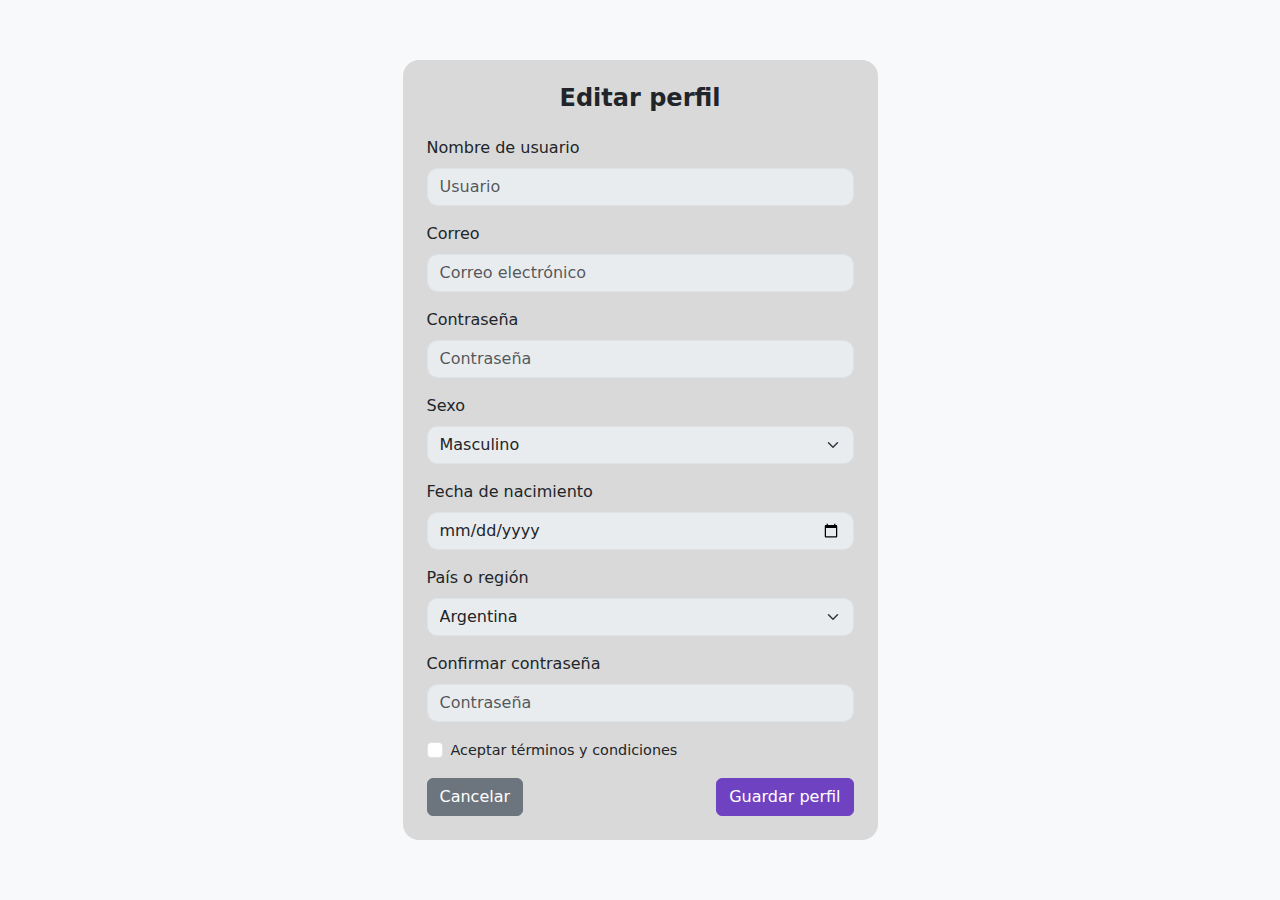
<file: editarperfil.html>
<!DOCTYPE html>
<html lang="en">

<head>
    <meta charset="UTF-8">
    <meta name="viewport" content="width=device-width, initial-scale=1.0">
    <title>Editar Perfil</title>
    <link href="https://cdn.jsdelivr.net/npm/bootstrap@5.3.0/dist/css/bootstrap.min.css" rel="stylesheet">
    <link rel="stylesheet" href="./css/editarpefil.css">
</head>

<body class="d-flex justify-content-center align-items-center vh-100">

    <div class="container py-5" >
        <div class="row justify-content-center" >
            <div class="col-md-6 col-lg-5  rounded-4 p-4 editar">
                    <h1 class="text-center mb-4">Editar perfil</h1>

                    <form>
                        <div class="mb-3">
                            <label for="username" class="form-label">Nombre de usuario</label>
                            <input type="text" class="form-control" id="username" placeholder="Usuario">
                        </div>

                        <div class="mb-3">
                            <label for="email" class="form-label">Correo</label>
                            <input type="email" class="form-control" id="email" placeholder="Correo electrónico">
                        </div>

                        <div class="mb-3">
                            <label for="password" class="form-label">Contraseña</label>
                            <input type="password" class="form-control" id="password" placeholder="Contraseña">
                        </div>

                        <div class="mb-3">
                            <label for="gender" class="form-label">Sexo</label>
                            <select class="form-select" id="gender">
                                <option>Masculino</option>
                                <option>Femenino</option>
                            </select>
                        </div>

                        <div class="mb-3">
                            <label for="birthdate" class="form-label">Fecha de nacimiento</label>
                            <input type="date" class="form-control" id="birthdate">
                        </div>

                        <div class="mb-3">
                            <label for="country" class="form-label">País o región</label>
                            <select class="form-select" id="country">
                                <option value="argentina">Argentina</option>
                                <option value="bolivia">Bolivia</option>
                                <option value="brasil">Brasil</option>
                                <option value="chile">Chile</option>
                                <option value="colombia">Colombia</option>
                                <option value="costa_rica">Costa Rica</option>
                                <option value="cuba">Cuba</option>
                                <option value="ecuador">Ecuador</option>
                                <option value="el_salvador">El Salvador</option>
                                <option value="espana">España</option>
                                <option value="guatemala">Guatemala</option>
                                <option value="honduras">Honduras</option>
                                <option value="mexico">México</option>
                                <option value="nicaragua">Nicaragua</option>
                                <option value="panama">Panamá</option>
                                <option value="paraguay">Paraguay</option>
                                <option value="peru">Perú</option>
                                <option value="venezuela">Venezuela</option>
                            </select>
                        </div>

                        <div class="mb-3">
                            <label for="confirm-password" class="form-label">Confirmar contraseña</label>
                            <input type="password" class="form-control" id="confirm-password" placeholder="Contraseña">
                        </div>

                        <div class="form-check mb-3">
                            <input type="checkbox" class="form-check-input" id="terms">
                            <label class="form-check-label" for="terms">Aceptar términos y condiciones</label>
                        </div>

                        <div class="d-flex justify-content-between">
                            <a href="./perfil.html">
                                <button type="button" class="btn btn-secondary" >Cancelar</button>
                            </a>
                            <button type="button" class="btn btn-primary" onclick="mostrarMensaje()">Guardar perfil</button>
                        </div>
                    </form>
            </div>
        </div>
    </div>

    <!-- Bootstrap JS and Popper.js -->
    <script src="https://cdn.jsdelivr.net/npm/@popperjs/core@2.11.6/dist/umd/popper.min.js"></script>
    <script src="https://cdn.jsdelivr.net/npm/bootstrap@5.3.0/dist/js/bootstrap.min.js"></script>

    <!-- Custom Script -->
    <script>
        function mostrarMensaje() {
            alert("Datos guardados exitosamente");
        }
    </script>
</body>

</html>
</file>
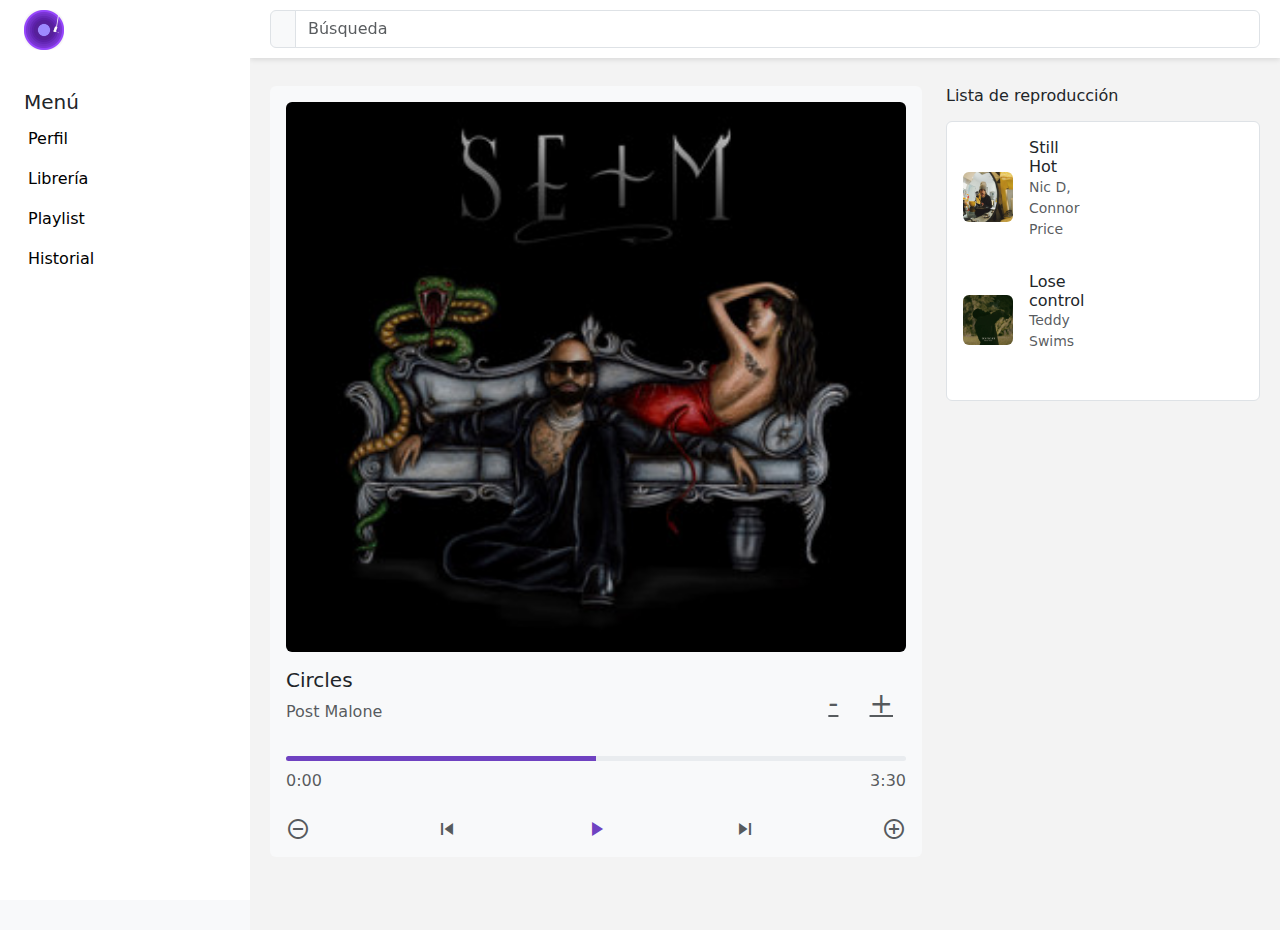
<file: genero.html>
<!DOCTYPE html>
<html lang="en">

<head>
  <meta charset="UTF-8">
  <meta name="viewport" content="width=device-width, initial-scale=1.0">
  <title>Music Player</title>
  <link href="https://cdn.jsdelivr.net/npm/bootstrap@5.3.0/dist/css/bootstrap.min.css" rel="stylesheet">
  <link href="https://fonts.googleapis.com/icon?family=Material+Icons" rel="stylesheet">
  <link rel="stylesheet" href="./css/styles.css">

  <style>
    .bg-primary-custom { background-color: #6f42c1; } /* Color personalizado */
    .bg-secondary-custom { background-color: #f8f9fa; } /* Color gris claro */
    .progress-bar-custom { background-color: #6f42c1; }
    .text-primary-custom { color: #6f42c1; }
  </style>
  
</head>

<body>
  <div class="container-fluid">
    <div class="row flex-nowrap">
      <div class="col-auto col-md-3 col-xl-2 px-sm-2 px-0 bg-dark side-static">
        <div class="d-flex flex-column align-items-center align-items-sm-start px-3 pt-2 text-white min-vh-100">
          <a href="./index.html" class="d-flex align-items-center pb-3 mb-md-0 me-md-auto text-dark text-decoration-none logo">
            <img src="./img/logo.png" class="img-fluid" width="40px">
          </a>
          <a href="./index.html"
            class="d-flex align-items-center pb-3 mb-md-0 me-md-auto text-dark text-decoration-none margin-menu">
            <span class="fs-5 d-none d-sm-inline">Menú</span>
          </a>
          <ul class="nav nav-pills flex-column mb-sm-auto mb-0 align-items-center align-items-sm-start" id="menu">
            <li class="nav-item">
              <a href="./perfil.html" class="nav-link align-middle px-0 margin-op">
                <i class="fas fa-user"></i> <span class="ms-1 d-none d-sm-inline">Perfil</span>
              </a>
            </li>
            <li class="nav-item">
              <a href="./libreria.html" class="nav-link align-middle px-0">
                <i class="fas fa-book"></i> <span class="ms-1 d-none d-sm-inline">Librería</span>
              </a>
            </li>
            <li class="nav-item">
              <a href="#" class="nav-link align-middle px-0">
                <i class="fas fa-music"></i> <span class="ms-1 d-none d-sm-inline">Playlist</span>
              </a>
            </li>
            <li class="nav-item">
              <a href="#" class="nav-link align-middle px-0">
                <i class="fas fa-history"></i> <span class="ms-1 d-none d-sm-inline">Historial</span>
              </a>
            </li>
          </ul>
          <hr>

        </div>
      </div>
      <div class="col py-3 content-area side">
        <div class="d-flex justify-content-between flex-wrap flex-md-nowrap align-items-center pt-3 pb-2 mb-3">
          <div class="input-group mb-3 search-bar">
            <span class="input-group-text"><i class="fas fa-search"></i></span>
            <input id="search-input" class="form-control" type="search" placeholder="Búsqueda" aria-label="Búsqueda">
          </div>

          <!-- Contenido que estará oculto inicialmente -->
          <div id="search-results" class="row justify-content-center search-results hidden">
            <div class="col-11">
              <div class="row">
                <!-- Resultados section (left column) -->
                <div class="col-lg-6 col-md-6 col-12">
                  <h3>Resultados</h3>

                  <div class="result-item">
                    <div class="row">
                      <div class="col-6" style="align-content: center;">
                        <img src="./img/lanzamientos/alv.jpeg" alt="Angels like you" class="song-image">
                      </div>
                      <div class="col-6">
                        <p class="song-title">ALV</p>
                        <p class="artist-name-result">Arcangel</p>
                      </div>
                    </div>
                  </div>

                  <div class="result-item">
                    <div class="row">
                      <div class="col-6" style="align-content: center;">
                        <img src="./img/lanzamientos/amor.jpeg" alt="Angels like you" class="song-image">
                      </div>
                      <div class="col-6">
                        <p class="song-title">Amor</p>
                        <p class="artist-name-result">Danny Ocean</p>
                      </div>
                    </div>
                  </div>

                  <div class="result-item">
                    <div class="row">
                      <div class="col-6" style="align-content: center;">
                        <img src="./img/lanzamientos/dios.jpeg" alt="Angels like you" class="song-image">
                      </div>
                      <div class="col-6">
                        <p class="song-title">Dios te cuide</p>
                        <p class="artist-name-result">Manuel Turizo</p>
                      </div>
                    </div>
                  </div>

                  <div class="result-item">
                    <div class="row">
                      <div class="col-6" style="align-content: center;">
                        <img src="./img/lanzamientos/llore.jpeg" alt="Angels like you" class="song-image">
                      </div>
                      <div class="col-6">
                        <p class="song-title">Lloré</p>
                        <p class="artist-name-result">Thalia</p>
                      </div>
                    </div>
                  </div>

                  <div class="result-item">
                    <div class="row">
                      <div class="col-6" style="align-content: center;">
                        <img src="./img/lanzamientos/nueva.jpeg" alt="Angels like you" class="song-image">
                      </div>
                      <div class="col-6">
                        <p class="song-title">Nueva Vida</p>
                        <p class="artist-name-result">Peso Pluma</p>
                      </div>
                    </div>
                  </div>

                  <div class="result-item">
                    <div class="row">
                      <div class="col-6" style="align-content: center;">
                        <img src="./img/lanzamientos/alv.jpeg" alt="Angels like you" class="song-image">
                      </div>
                      <div class="col-6">
                        <p class="song-title">Ya pedo quien sabe</p>
                        <p class="artist-name-result">Grupo Frontera</p>
                      </div>
                    </div>
                  </div>
                  <!-- Repetir para más resultados -->
                </div>

                <!-- Artistas section (right column) -->
                <div class="col-lg-6 col-md-6 col-12 artists-section">
                  <h3>Artistas</h3>
                  <div class="row artist-row">
                    <div class="col-6 artist-item">
                      <img src="./img/artistas/billie.jpeg" class="rounded-circle artist-image" alt="Kanye West">
                      <p class="artist-name">Billie Eilish</p>
                    </div>
                    <div class="col-6 artist-item">
                      <img src="./img/artistas/kanye.jpeg" class="rounded-circle artist-image" alt="Kanye West">
                      <p class="artist-name">Kanye West</p>
                    </div>
                    <div class="col-6 artist-item">
                      <img src="./img/artistas/bruno.jpeg" class="rounded-circle artist-image" alt="Kanye West">
                      <p class="artist-name">Bruno Mars</p>
                    </div>
                    <div class="col-6 artist-item">
                      <img src="./img/artistas/katy.jpeg" class="rounded-circle artist-image" alt="Kanye West">
                      <p class="artist-name">Katy Perry</p>
                    </div>
                    <div class="col-6 artist-item">
                      <img src="./img/artistas/lenny.jpeg" class="rounded-circle artist-image" alt="Kanye West">
                      <p class="artist-name">Lenny Kravitz</p>
                    </div>
                    <div class="col-6 artist-item">
                      <img src="./img/artistas/charlie.jpeg" class="rounded-circle artist-image" alt="Kanye West">
                      <p class="artist-name">Charlie Puth</p>
                    </div>
                    <!-- Add more artists as needed -->
                  </div>
                </div>
              </div>
            </div>
          </div>

          <script src="./js/search.js"></script>
        </div>

        <div class="row">
            <!-- Cancion actual -->
            <div class="col-lg-8 mb-4">
              <div class="bg-secondary-custom p-3 rounded">
                <img src="./img/lanzamientos/alv.jpeg" alt="Album Cover" class="w-100 rounded mb-3" style="height: 550px; object-fit: cover;">
                <div class="d-flex justify-content-between align-items-center">
                  <div>
                    <h2 class="h5">Circles</h2>
                    <p class="text-muted">Post Malone</p>
                  </div>
                  <div>
                    <button class="btn btn-link text-muted fs-3">-</button>
                    <button class="btn btn-link text-muted fs-3">+</button>
                  </div>
                </div>
    
                <!-- Barra de progreso -->
                <div class="mt-3">
                  <div class="progress" style="height: 5px;">
                    <div class="progress-bar progress-bar-custom" role="progressbar" style="width: 50%;"></div>
                  </div>
                  <div class="d-flex justify-content-between text-muted mt-2">
                    <span>0:00</span>
                    <span>3:30</span>
                  </div>
                </div>
    
                <div class="d-flex justify-content-between mt-4">
                  <span class="material-icons text-muted">remove_circle_outline</span>
                  <span class="material-icons text-muted">skip_previous</span>
                  <span class="material-icons text-primary-custom">play_arrow</span>
                  <span class="material-icons text-muted">skip_next</span>
                  <span class="material-icons text-muted">add_circle_outline</span>
                </div>
              </div>
            </div>
    
            <!-- Playlist -->
            <div class="col-lg-4">
              <h3 class="h6 mb-3">Lista de reproducción</h3>
              <div class="bg-white p-3 rounded border border-primary-custom">
                <!-- Canciones en la lista de reproducción -->
                <div class="d-flex justify-content-between align-items-center mb-3">
                  <div class="d-flex align-items-center">
                    <img src="./img/lanzamientos/amor.jpeg" alt="Song Cover" class="rounded me-3" style="width: 50px; height: 50px; object-fit: cover;">
                    <div>
                      <h4 class="h6 mb-0">Still Hot</h4>
                      <p class="text-muted small">Nic D, Connor Price</p>
                    </div>
                  </div>
                  <button class="btn btn-link text-primary-custom">
                    <span class="material-icons">play_circle</span>
                  </button>
                </div>
                <!-- Repite el bloque anterior para cada canción en la lista -->
                <!-- Ejemplo adicional para la segunda canción -->
                <div class="d-flex justify-content-between align-items-center mb-3">
                  <div class="d-flex align-items-center">
                    <img src="./img/lanzamientos/dios.jpeg" alt="Song Cover" class="rounded me-3" style="width: 50px; height: 50px; object-fit: cover;">
                    <div>
                      <h4 class="h6 mb-0">Lose control</h4>
                      <p class="text-muted small">Teddy Swims</p>
                    </div>
                  </div>
                  <button class="btn btn-link text-primary-custom">
                    <span class="material-icons">play_circle</span>
                  </button>
                </div>
                <!-- Continúa con más canciones según sea necesario -->

    </div>
  </div>
  </div>

  <script src="https://cdn.jsdelivr.net/npm/bootstrap@5.3.0-alpha1/dist/js/bootstrap.bundle.min.js"></script>
</body>

</html>
</file>
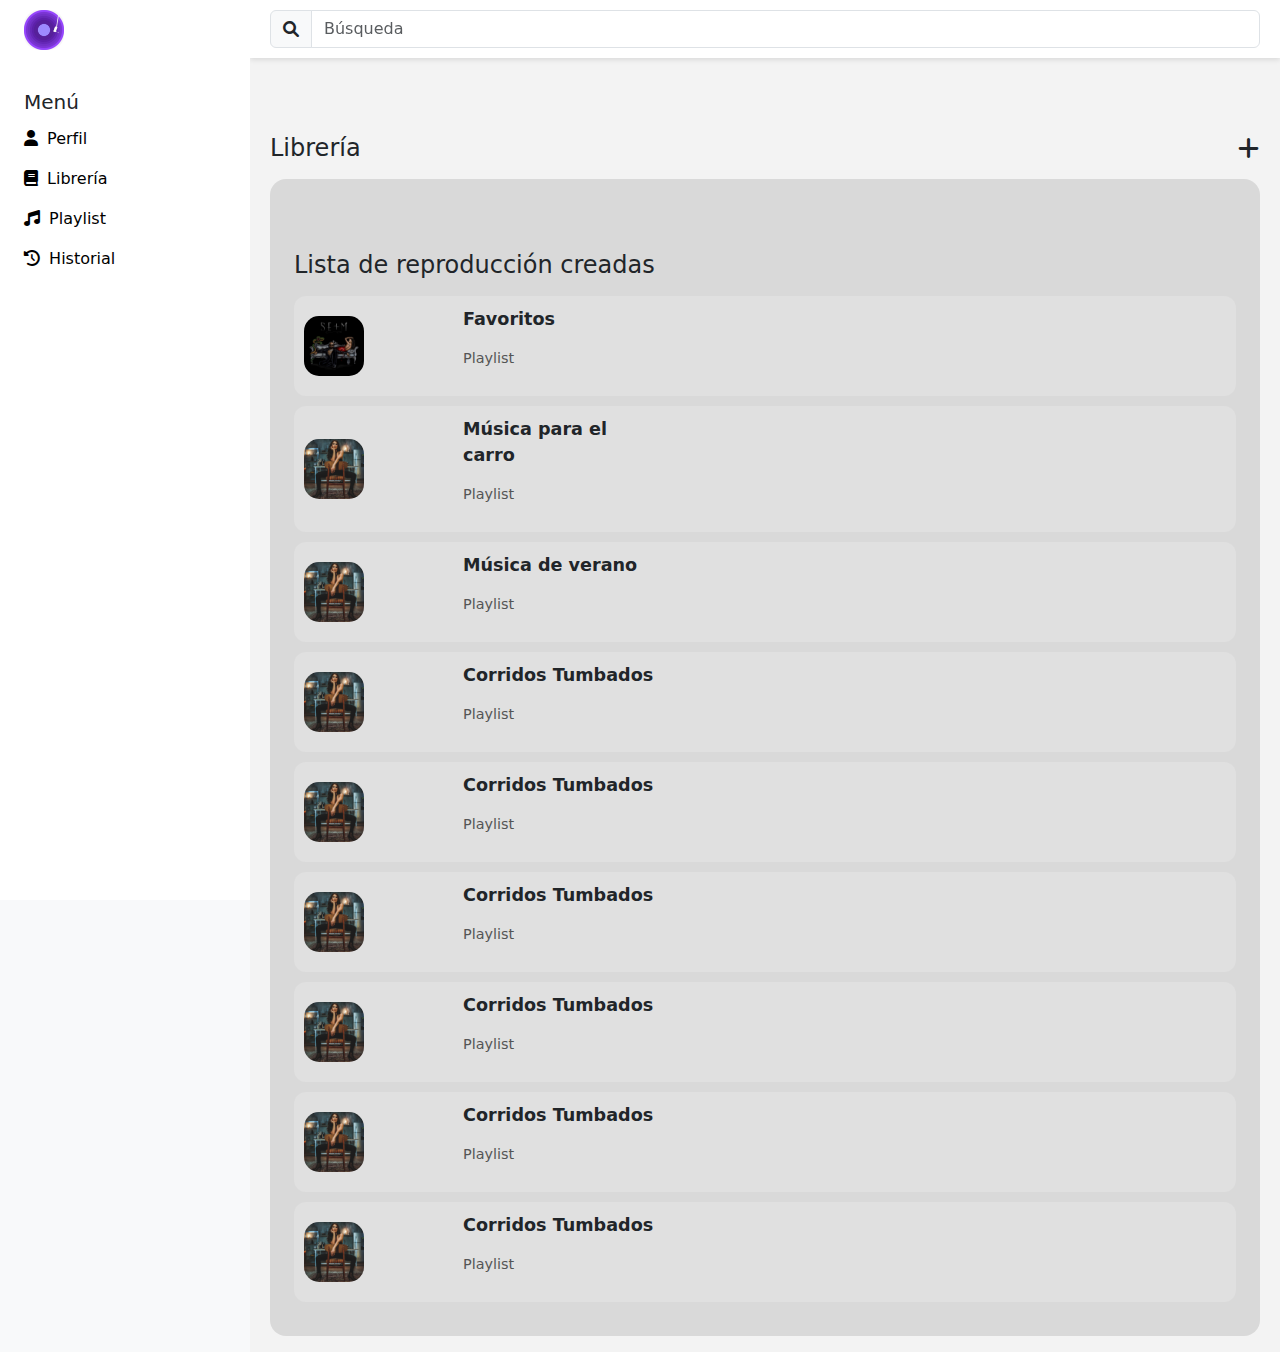
<file: libreria.html>
<!DOCTYPE html>
<html lang="es">

<head>
    <meta charset="UTF-8">
    <meta name="viewport" content="width=device-width, initial-scale=1.0">
    <title>App de Streaming</title>
    <link href="https://cdn.jsdelivr.net/npm/bootstrap@5.3.0-alpha1/dist/css/bootstrap.min.css" rel="stylesheet">
    <link rel="stylesheet" href="./css/styles.css">
    <link rel="stylesheet" href="https://cdnjs.cloudflare.com/ajax/libs/font-awesome/6.0.0-beta3/css/all.min.css">
</head>

<body>
    <div class="container-fluid">
        <div class="row flex-nowrap">
            <div class="col-auto col-md-3 col-xl-2 px-sm-2 px-0 bg-dark side-static">
                <div class="d-flex flex-column align-items-center align-items-sm-start px-3 pt-2 text-white min-vh-100">
                    <a href="./index.html"
                        class="d-flex align-items-center pb-3 mb-md-0 me-md-auto text-dark text-decoration-none logo">
                        <img src="./img/logo.png" class="img-fluid" width="40px">
                    </a>
                    <a href="./index.html"
                        class="d-flex align-items-center pb-3 mb-md-0 me-md-auto text-dark text-decoration-none margin-menu">
                        <span class="fs-5 d-none d-sm-inline">Menú</span>
                    </a>
                    <ul class="nav nav-pills flex-column mb-sm-auto mb-0 align-items-center align-items-sm-start"
                        id="menu">
                        <li class="nav-item">
                            <a href="./perfil.html" class="nav-link align-middle px-0 margin-op">
                                <i class="fas fa-user"></i> <span class="ms-1 d-none d-sm-inline">Perfil</span>
                            </a>
                        </li>
                        <li class="nav-item">
                            <a href="./libreria.html" class="nav-link align-middle px-0">
                                <i class="fas fa-book"></i> <span class="ms-1 d-none d-sm-inline">Librería</span>
                            </a>
                        </li>
                        <li class="nav-item">
                            <a href="#" class="nav-link align-middle px-0">
                                <i class="fas fa-music"></i> <span class="ms-1 d-none d-sm-inline">Playlist</span>
                            </a>
                        </li>
                        <li class="nav-item">
                            <a href="#" class="nav-link align-middle px-0">
                                <i class="fas fa-history"></i> <span class="ms-1 d-none d-sm-inline">Historial</span>
                            </a>
                        </li>
                    </ul>
                    <hr>

                </div>
            </div>
            <div class="col py-3 content-area side">
                <div class="d-flex justify-content-between flex-wrap flex-md-nowrap align-items-center pt-3 pb-2 mb-3">
                    <div class="input-group mb-3 search-bar">
                        <span class="input-group-text"><i class="fas fa-search"></i></span>
                        <input id="search-input" class="form-control" type="search" placeholder="Búsqueda"
                            aria-label="Búsqueda">
                    </div>

                    <!-- Contenido que estará oculto inicialmente -->
                    <div id="search-results" class="row justify-content-center search-results hidden">
                        <div class="col-11">
                            <div class="row">
                                <!-- Resultados section (left column) -->
                                <div class="col-lg-6 col-md-6 col-12">
                                    <h3>Resultados</h3>
                                    <div class="result-item">
                                        <div class="row">
                                            <div class="col-6" style="align-content: center;">
                                                <img src="./img/lanzamientos/alv.jpeg" alt="Angels like you"
                                                    class="song-image">
                                            </div>
                                            <div class="col-6">
                                                <p class="song-title">ALV</p>
                                                <p class="artist-name-result">Arcangel</p>
                                            </div>
                                        </div>
                                    </div>
                                    <div class="result-item">
                                        <div class="row">
                                            <div class="col-6" style="align-content: center;">
                                                <img src="./img/lanzamientos/amor.jpeg" alt="Angels like you"
                                                    class="song-image">
                                            </div>
                                            <div class="col-6">
                                                <p class="song-title">Amor</p>
                                                <p class="artist-name-result">Danny Ocean</p>
                                            </div>
                                        </div>
                                    </div>
                                    <div class="result-item">
                                        <div class="row">
                                            <div class="col-6" style="align-content: center;">
                                                <img src="./img/lanzamientos/dios.jpeg" alt="Angels like you"
                                                    class="song-image">
                                            </div>
                                            <div class="col-6">
                                                <p class="song-title">Dios te cuide</p>
                                                <p class="artist-name-result">Manuel Turizo</p>
                                            </div>
                                        </div>
                                    </div>
                                    <div class="result-item">
                                        <div class="row">
                                            <div class="col-6" style="align-content: center;">
                                                <img src="./img/lanzamientos/llore.jpeg" alt="Angels like you"
                                                    class="song-image">
                                            </div>
                                            <div class="col-6">
                                                <p class="song-title">Lloré</p>
                                                <p class="artist-name-result">Thalia</p>
                                            </div>
                                        </div>
                                    </div>
                                    <div class="result-item">
                                        <div class="row">
                                            <div class="col-6" style="align-content: center;">
                                                <img src="./img/lanzamientos/nueva.jpeg" alt="Angels like you"
                                                    class="song-image">
                                            </div>
                                            <div class="col-6">
                                                <p class="song-title">Nueva Vida</p>
                                                <p class="artist-name-result">Peso Pluma</p>
                                            </div>
                                        </div>
                                    </div>
                                    <div class="result-item">
                                        <div class="row">
                                            <div class="col-6" style="align-content: center;">
                                                <img src="./img/lanzamientos/alv.jpeg" alt="Angels like you"
                                                    class="song-image">
                                            </div>
                                            <div class="col-6">
                                                <p class="song-title">Ya pedo quien sabe</p>
                                                <p class="artist-name-result">Grupo Frontera</p>
                                            </div>
                                        </div>
                                    </div>
                                    <!-- Repetir para más resultados -->
                                </div>

                                <!-- Artistas section (right column) -->
                                <div class="col-lg-6 col-md-6 col-12 artists-section">
                                    <h3>Artistas</h3>
                                    <div class="row artist-row">
                                        <div class="col-6 artist-item">
                                            <img src="./img/artistas/billie.jpeg" class="rounded-circle artist-image"
                                                alt="Kanye West">
                                            <p class="artist-name">Billie Eilish</p>
                                        </div>
                                        <div class="col-6 artist-item">
                                            <img src="./img/artistas/kanye.jpeg" class="rounded-circle artist-image"
                                                alt="Kanye West">
                                            <p class="artist-name">Kanye West</p>
                                        </div>
                                        <div class="col-6 artist-item">
                                            <img src="./img/artistas/bruno.jpeg" class="rounded-circle artist-image"
                                                alt="Kanye West">
                                            <p class="artist-name">Bruno Mars</p>
                                        </div>
                                        <div class="col-6 artist-item">
                                            <img src="./img/artistas/katy.jpeg" class="rounded-circle artist-image"
                                                alt="Kanye West">
                                            <p class="artist-name">Katy Perry</p>
                                        </div>
                                        <div class="col-6 artist-item">
                                            <img src="./img/artistas/lenny.jpeg" class="rounded-circle artist-image"
                                                alt="Kanye West">
                                            <p class="artist-name">Lenny Kravitz</p>
                                        </div>
                                        <div class="col-6 artist-item">
                                            <img src="./img/artistas/charlie.jpeg" class="rounded-circle artist-image"
                                                alt="Kanye West">
                                            <p class="artist-name">Charlie Puth</p>
                                        </div>
                                        <!-- Add more artists as needed -->
                                    </div>
                                </div>
                            </div>
                        </div>
                    </div>

                    <script src="./js/search.js"></script>
                </div>




                <div class="col-lg-12 col-md-6 col-12">
                    <div class="col-12">
                        <div class="row">
                            <div class="col-6">
                                <h4 class="mt-5 mb-3">Librería</h4>
                            </div>
                            <div class="col-6">
                                <i class="fas fa-plus header-icon"></i>
                            </div>
                        </div>
                    </div>
                    <div class="editar rounded-4 p-4">
                        <div class="col-12">
                            <div class="row">
                                <div class="col-12">
                                    <h4 class="mt-5 mb-3">Lista de reproducción creadas</h4>
                                </div>
                            </div>
                        </div>
                        <div class="result-item">
                            <div class="row">
                                <div class="col-6" style="align-content: center;">
                                    <img src="./img/lanzamientos/alv.jpeg" alt="Angels like you" class="song-image">
                                </div>
                                <div class="col-6">
                                    <p class="song-title">Favoritos</p>
                                    <p class="artist-name-result">Playlist</p>
                                </div>
                            </div>
                        </div>
                        <div class="result-item">
                            <div class="row">
                                <div class="col-6" style="align-content: center;">
                                    <img src="./img/lanzamientos/llore.jpeg" alt="Angels like you" class="song-image">
                                </div>
                                <div class="col-6">
                                    <p class="song-title">Música para el carro</p>
                                    <p class="artist-name-result">Playlist</p>
                                </div>
                            </div>
                        </div>
                        <div class="result-item">
                            <div class="row">
                                <div class="col-6" style="align-content: center;">
                                    <img src="./img/lanzamientos/llore.jpeg" alt="Angels like you" class="song-image">
                                </div>
                                <div class="col-6">
                                    <p class="song-title">Música de verano</p>
                                    <p class="artist-name-result">Playlist</p>
                                </div>
                            </div>
                        </div>
                        <div class="result-item">
                            <div class="row">
                                <div class="col-6" style="align-content: center;">
                                    <img src="./img/lanzamientos/llore.jpeg" alt="Angels like you" class="song-image">
                                </div>
                                <div class="col-6">
                                    <p class="song-title">Corridos Tumbados</p>
                                    <p class="artist-name-result">Playlist</p>
                                </div>
                            </div>
                        </div>
                        <div class="result-item">
                            <div class="row">
                                <div class="col-6" style="align-content: center;">
                                    <img src="./img/lanzamientos/llore.jpeg" alt="Angels like you" class="song-image">
                                </div>
                                <div class="col-6">
                                    <p class="song-title">Corridos Tumbados</p>
                                    <p class="artist-name-result">Playlist</p>
                                </div>
                            </div>
                        </div>
                        <div class="result-item">
                            <div class="row">
                                <div class="col-6" style="align-content: center;">
                                    <img src="./img/lanzamientos/llore.jpeg" alt="Angels like you" class="song-image">
                                </div>
                                <div class="col-6">
                                    <p class="song-title">Corridos Tumbados</p>
                                    <p class="artist-name-result">Playlist</p>
                                </div>
                            </div>
                        </div>
                        <div class="result-item">
                            <div class="row">
                                <div class="col-6" style="align-content: center;">
                                    <img src="./img/lanzamientos/llore.jpeg" alt="Angels like you" class="song-image">
                                </div>
                                <div class="col-6">
                                    <p class="song-title">Corridos Tumbados</p>
                                    <p class="artist-name-result">Playlist</p>
                                </div>
                            </div>
                        </div>
                        <div class="result-item">
                            <div class="row">
                                <div class="col-6" style="align-content: center;">
                                    <img src="./img/lanzamientos/llore.jpeg" alt="Angels like you" class="song-image">
                                </div>
                                <div class="col-6">
                                    <p class="song-title">Corridos Tumbados</p>
                                    <p class="artist-name-result">Playlist</p>
                                </div>
                            </div>
                        </div>
                        <div class="result-item">
                            <div class="row">
                                <div class="col-6" style="align-content: center;">
                                    <img src="./img/lanzamientos/llore.jpeg" alt="Angels like you" class="song-image">
                                </div>
                                <div class="col-6">
                                    <p class="song-title">Corridos Tumbados</p>
                                    <p class="artist-name-result">Playlist</p>
                                </div>
                            </div>
                        </div>
                    </div>    
                    <!-- Repetir para más resultados -->
                </div>

               
            </div>
        </div>
    </div>

    <script src="https://cdn.jsdelivr.net/npm/bootstrap@5.3.0-alpha1/dist/js/bootstrap.bundle.min.js"></script>
</body>

</html>
</file>
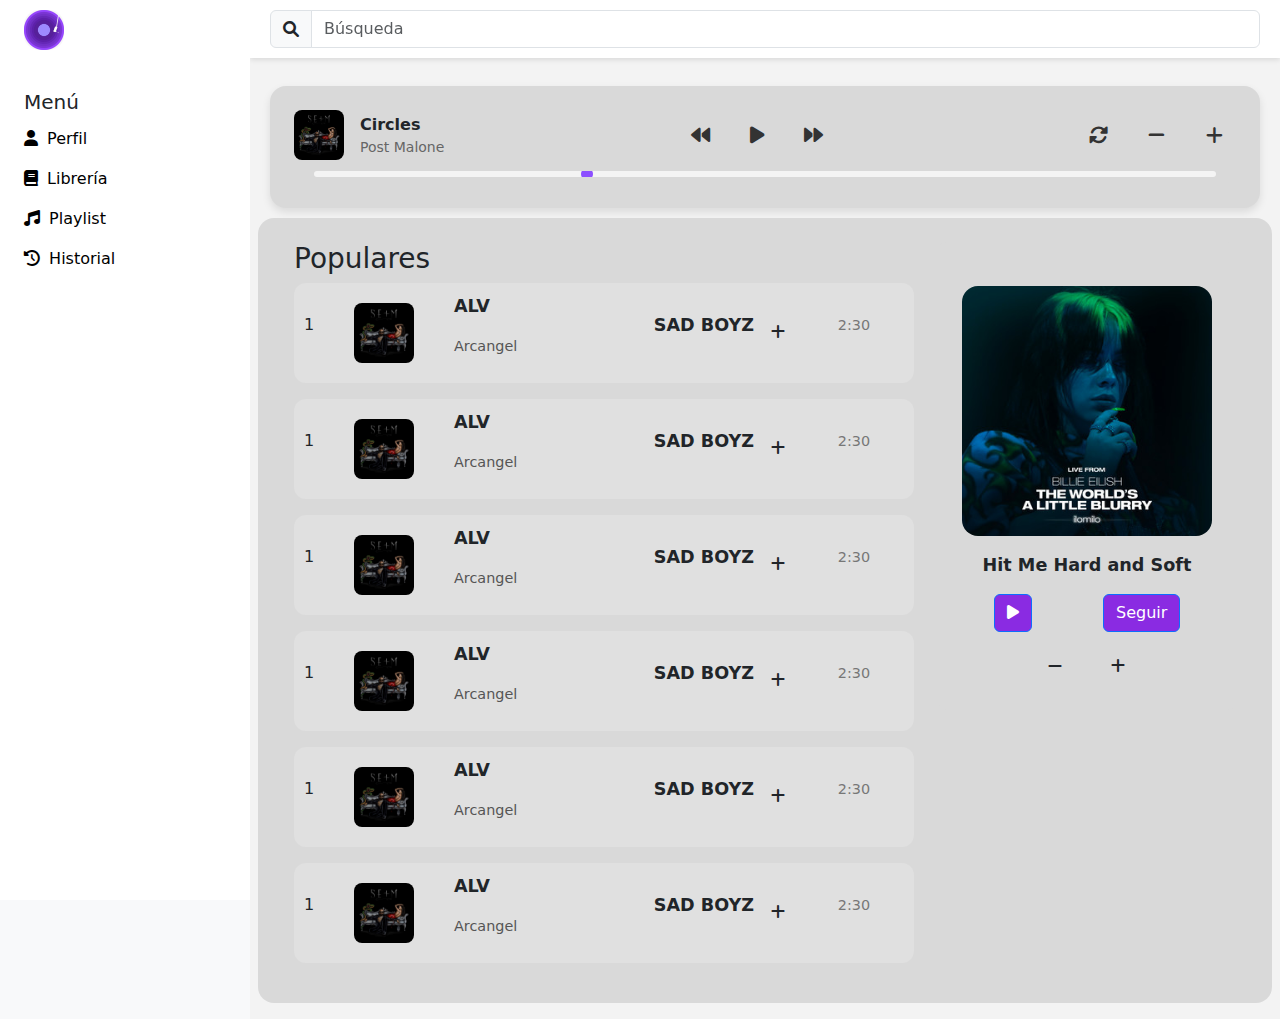
<file: lista.html>
<!DOCTYPE html>
<html lang="es">

<head>
    <meta charset="UTF-8">
    <meta name="viewport" content="width=device-width, initial-scale=1.0">
    <title>App de Streaming</title>
    <link href="https://cdn.jsdelivr.net/npm/bootstrap@5.3.0-alpha1/dist/css/bootstrap.min.css" rel="stylesheet">
    <link rel="stylesheet" href="./css/lista.css">
    <link rel="stylesheet" href="https://cdnjs.cloudflare.com/ajax/libs/font-awesome/6.0.0-beta3/css/all.min.css">
</head>

<body>
    <div class="container-fluid">
        <div class="row flex-nowrap">
            <div class="col-auto col-md-3 col-xl-2 px-sm-2 px-0 bg-dark side-static">
                <div class="d-flex flex-column align-items-center align-items-sm-start px-3 pt-2 text-white min-vh-100">
                    <a href="./index.html"
                        class="d-flex align-items-center pb-3 mb-md-0 me-md-auto text-dark text-decoration-none logo">
                        <img src="./img/logo.png" class="img-fluid" width="40px">
                    </a>
                    <a href="./index.html"
                        class="d-flex align-items-center pb-3 mb-md-0 me-md-auto text-dark text-decoration-none margin-menu">
                        <span class="fs-5 d-none d-sm-inline">Menú</span>
                    </a>
                    <ul class="nav nav-pills flex-column mb-sm-auto mb-0 align-items-center align-items-sm-start"
                        id="menu">
                        <li class="nav-item">
                            <a href="./perfil.html" class="nav-link align-middle px-0 margin-op">
                                <i class="fas fa-user"></i> <span class="ms-1 d-none d-sm-inline">Perfil</span>
                            </a>
                        </li>
                        <li class="nav-item">
                            <a href="./libreria.html" class="nav-link align-middle px-0">
                                <i class="fas fa-book"></i> <span class="ms-1 d-none d-sm-inline">Librería</span>
                            </a>
                        </li>
                        <li class="nav-item">
                            <a href="#" class="nav-link align-middle px-0">
                                <i class="fas fa-music"></i> <span class="ms-1 d-none d-sm-inline">Playlist</span>
                            </a>
                        </li>
                        <li class="nav-item">
                            <a href="#" class="nav-link align-middle px-0">
                                <i class="fas fa-history"></i> <span class="ms-1 d-none d-sm-inline">Historial</span>
                            </a>
                        </li>
                    </ul>
                    <hr>

                </div>
            </div>
            <div class="col py-3 content-area side">
                <div class="d-flex justify-content-between flex-wrap flex-md-nowrap align-items-center pt-3 pb-2 mb-3">
                    <div class="input-group mb-3 search-bar">
                        <span class="input-group-text"><i class="fas fa-search"></i></span>
                        <input id="search-input" class="form-control" type="search" placeholder="Búsqueda"
                            aria-label="Búsqueda">
                    </div>

                    <!-- Contenido que estará oculto inicialmente -->
                    <div id="search-results" class="row justify-content-center search-results hidden">
                        <div class="col-11">
                            <div class="row">
                                <!-- Resultados section (left column) -->
                                <div class="col-lg-6 col-md-6 col-12">
                                    <h3>Resultados</h3>
                                    <div class="result-item">
                                        <div class="row">
                                            <div class="col-6" style="align-content: center;">
                                                <img src="./img/lanzamientos/alv.jpeg" alt="Angels like you"
                                                    class="song-image">
                                            </div>
                                            <div class="col-6">
                                                <p class="song-title">ALV</p>
                                                <p class="artist-name-result">Arcangel</p>
                                            </div>
                                        </div>
                                    </div>
                                    <div class="result-item">
                                        <div class="row">
                                            <div class="col-6" style="align-content: center;">
                                                <img src="./img/lanzamientos/amor.jpeg" alt="Angels like you"
                                                    class="song-image">
                                            </div>
                                            <div class="col-6">
                                                <p class="song-title">Amor</p>
                                                <p class="artist-name-result">Danny Ocean</p>
                                            </div>
                                        </div>
                                    </div>
                                    <div class="result-item">
                                        <div class="row">
                                            <div class="col-6" style="align-content: center;">
                                                <img src="./img/lanzamientos/dios.jpeg" alt="Angels like you"
                                                    class="song-image">
                                            </div>
                                            <div class="col-6">
                                                <p class="song-title">Dios te cuide</p>
                                                <p class="artist-name-result">Manuel Turizo</p>
                                            </div>
                                        </div>
                                    </div>
                                    <div class="result-item">
                                        <div class="row">
                                            <div class="col-6" style="align-content: center;">
                                                <img src="./img/lanzamientos/llore.jpeg" alt="Angels like you"
                                                    class="song-image">
                                            </div>
                                            <div class="col-6">
                                                <p class="song-title">Lloré</p>
                                                <p class="artist-name-result">Thalia</p>
                                            </div>
                                        </div>
                                    </div>
                                    <div class="result-item">
                                        <div class="row">
                                            <div class="col-6" style="align-content: center;">
                                                <img src="./img/lanzamientos/nueva.jpeg" alt="Angels like you"
                                                    class="song-image">
                                            </div>
                                            <div class="col-6">
                                                <p class="song-title">Nueva Vida</p>
                                                <p class="artist-name-result">Peso Pluma</p>
                                            </div>
                                        </div>
                                    </div>
                                    <div class="result-item">
                                        <div class="row">
                                            <div class="col-6" style="align-content: center;">
                                                <img src="./img/lanzamientos/alv.jpeg" alt="Angels like you"
                                                    class="song-image">
                                            </div>
                                            <div class="col-6">
                                                <p class="song-title">Ya pedo quien sabe</p>
                                                <p class="artist-name-result">Grupo Frontera</p>
                                            </div>
                                        </div>
                                    </div>
                                    <!-- Repetir para más resultados -->
                                </div>

                                <!-- Artistas section (right column) -->
                                <div class="col-lg-6 col-md-6 col-12 artists-section">
                                    <h3>Artistas</h3>
                                    <div class="row artist-row">
                                        <div class="col-6 artist-item">
                                            <img src="./img/artistas/billie.jpeg" class="rounded-circle artist-image"
                                                alt="Kanye West">
                                            <p class="artist-name">Billie Eilish</p>
                                        </div>
                                        <div class="col-6 artist-item">
                                            <img src="./img/artistas/kanye.jpeg" class="rounded-circle artist-image"
                                                alt="Kanye West">
                                            <p class="artist-name">Kanye West</p>
                                        </div>
                                        <div class="col-6 artist-item">
                                            <img src="./img/artistas/bruno.jpeg" class="rounded-circle artist-image"
                                                alt="Kanye West">
                                            <p class="artist-name">Bruno Mars</p>
                                        </div>
                                        <div class="col-6 artist-item">
                                            <img src="./img/artistas/katy.jpeg" class="rounded-circle artist-image"
                                                alt="Kanye West">
                                            <p class="artist-name">Katy Perry</p>
                                        </div>
                                        <div class="col-6 artist-item">
                                            <img src="./img/artistas/lenny.jpeg" class="rounded-circle artist-image"
                                                alt="Kanye West">
                                            <p class="artist-name">Lenny Kravitz</p>
                                        </div>
                                        <div class="col-6 artist-item">
                                            <img src="./img/artistas/charlie.jpeg" class="rounded-circle artist-image"
                                                alt="Kanye West">
                                            <p class="artist-name">Charlie Puth</p>
                                        </div>
                                        <!-- Add more artists as needed -->
                                    </div>
                                </div>
                            </div>
                        </div>
                    </div>

                    <script src="./js/search.js"></script>
                </div>

                <!-- Aqui debe ir el reproductor musical -->
                <div class="music-player2 align-items-center p-4 rounded-4">

                    <div class=" d-flex">
                        <div class="col-lg-4 d-flex align-items-center me-auto">
                            <img src="./img/lanzamientos/alv.jpeg" alt="Song Cover" class="song-cover2 me-3">
                            <div>
                                <p class="song-title2 mb-0">Circles</p>
                                <p class="artist-name2 mb-0">Post Malone</p>
                            </div>
                        </div>
                        <div class="col-lg-4 controls2 d-flex" style="justify-content: center;">
                            <!-- Alinealo y centralo -->
                            <button class="btn icon-btn2 me-3"><i class="fas fa-backward"></i></button>
                            <button class="btn icon-btn2 play-btn2 me-3"><i class="fas fa-play"></i></button>
                            <button class="btn icon-btn2 me-3"><i class="fas fa-forward"></i></button>
                        </div>
                        <div class="col-lg-4 controls2 d-flex" style="justify-content: flex-end;">
                            <!-- Alinealo y pegalo a la derecha -->
                            <button class="btn icon-btn2 me-3"><i class="fas fa-sync-alt"></i></button>
                            <button class="btn icon-btn2 me-3"><i class="fas fa-minus"></i></button>
                            <button class="btn icon-btn2"><i class="fas fa-plus"></i></button>
                        </div>
                    </div>
                    <div class="progress-bar-wrapper2">
                        <input type="range" class="progress-bar2" min="0" max="100" value="30">
                    </div>
                </div>

                <div class="row justify-content-center editar rounded-4 p-4">
                    <div class="col-12">
                        <div class="row">
                            <!-- Resultados section (left column) -->
                            <div class="col-lg-8 col-md-6 col-12">
                                <h3>Populares</h3>
                                <div class="result-item d-flex align-items-center mb-3">
                                    <div class=" col-lg-1">
                                        <p class="rank me-3">1</p>
                                    </div>
                                    <div class=" col-lg-2">
                                        <img src="./img/lanzamientos/alv.jpeg" alt="Song" class="song-image me-3">

                                    </div>
                                    <div class="col-lg-3">
                                        <p class="song-title">ALV</p>
                                        <p class="artist-name-result">Arcangel</p>
                                    </div>
                                    <div class="col-lg-3" style="text-align: center;">
                                        <p class="song-title">SAD BOYZ</p>
                                    </div>
                                    <div class="div col-lg-1" style="justify-content: right; text-align: center;">
                                        <button class="btn icon-btn2"><i class="fas fa-plus"></i></button>
                                    </div>
                                    <div class="div col-lg-2" style="justify-content: right; text-align: center;">
                                        <p class="ms-auto duration">2:30</p>
                                    </div>
                                </div>
                                <div class="result-item d-flex align-items-center mb-3">
                                    <div class=" col-lg-1">
                                        <p class="rank me-3">1</p>
                                    </div>
                                    <div class=" col-lg-2">
                                        <img src="./img/lanzamientos/alv.jpeg" alt="Song" class="song-image me-3">

                                    </div>
                                    <div class="col-lg-3">
                                        <p class="song-title">ALV</p>
                                        <p class="artist-name-result">Arcangel</p>
                                    </div>
                                    <div class="col-lg-3" style="text-align: center;">
                                        <p class="song-title">SAD BOYZ</p>
                                    </div>
                                    <div class="div col-lg-1" style="justify-content: right; text-align: center;">
                                        <button class="btn icon-btn2"><i class="fas fa-plus"></i></button>
                                    </div>
                                    <div class="div col-lg-2" style="justify-content: right; text-align: center;">
                                        <p class="ms-auto duration">2:30</p>
                                    </div>
                                </div>
                                <div class="result-item d-flex align-items-center mb-3">
                                    <div class=" col-lg-1">
                                        <p class="rank me-3">1</p>
                                    </div>
                                    <div class=" col-lg-2">
                                        <img src="./img/lanzamientos/alv.jpeg" alt="Song" class="song-image me-3">

                                    </div>
                                    <div class="col-lg-3">
                                        <p class="song-title">ALV</p>
                                        <p class="artist-name-result">Arcangel</p>
                                    </div>
                                    <div class="col-lg-3" style="text-align: center;">
                                        <p class="song-title">SAD BOYZ</p>
                                    </div>
                                    <div class="div col-lg-1" style="justify-content: right; text-align: center;">
                                        <button class="btn icon-btn2"><i class="fas fa-plus"></i></button>
                                    </div>
                                    <div class="div col-lg-2" style="justify-content: right; text-align: center;">
                                        <p class="ms-auto duration">2:30</p>
                                    </div>
                                </div>
                                <div class="result-item d-flex align-items-center mb-3">
                                    <div class=" col-lg-1">
                                        <p class="rank me-3">1</p>
                                    </div>
                                    <div class=" col-lg-2">
                                        <img src="./img/lanzamientos/alv.jpeg" alt="Song" class="song-image me-3">

                                    </div>
                                    <div class="col-lg-3">
                                        <p class="song-title">ALV</p>
                                        <p class="artist-name-result">Arcangel</p>
                                    </div>
                                    <div class="col-lg-3" style="text-align: center;">
                                        <p class="song-title">SAD BOYZ</p>
                                    </div>
                                    <div class="div col-lg-1" style="justify-content: right; text-align: center;">
                                        <button class="btn icon-btn2"><i class="fas fa-plus"></i></button>
                                    </div>
                                    <div class="div col-lg-2" style="justify-content: right; text-align: center;">
                                        <p class="ms-auto duration">2:30</p>
                                    </div>
                                </div>
                                <div class="result-item d-flex align-items-center mb-3">
                                    <div class=" col-lg-1">
                                        <p class="rank me-3">1</p>
                                    </div>
                                    <div class=" col-lg-2">
                                        <img src="./img/lanzamientos/alv.jpeg" alt="Song" class="song-image me-3">

                                    </div>
                                    <div class="col-lg-3">
                                        <p class="song-title">ALV</p>
                                        <p class="artist-name-result">Arcangel</p>
                                    </div>
                                    <div class="col-lg-3" style="text-align: center;">
                                        <p class="song-title">SAD BOYZ</p>
                                    </div>
                                    <div class="div col-lg-1" style="justify-content: right; text-align: center;">
                                        <button class="btn icon-btn2"><i class="fas fa-plus"></i></button>
                                    </div>
                                    <div class="div col-lg-2" style="justify-content: right; text-align: center;">
                                        <p class="ms-auto duration">2:30</p>
                                    </div>
                                </div>
                                <div class="result-item d-flex align-items-center mb-3">
                                    <div class=" col-lg-1">
                                        <p class="rank me-3">1</p>
                                    </div>
                                    <div class=" col-lg-2">
                                        <img src="./img/lanzamientos/alv.jpeg" alt="Song" class="song-image me-3">

                                    </div>
                                    <div class="col-lg-3">
                                        <p class="song-title">ALV</p>
                                        <p class="artist-name-result">Arcangel</p>
                                    </div>
                                    <div class="col-lg-3" style="text-align: center;">
                                        <p class="song-title">SAD BOYZ</p>
                                    </div>
                                    <div class="div col-lg-1" style="justify-content: right; text-align: center;">
                                        <button class="btn icon-btn2"><i class="fas fa-plus"></i></button>
                                    </div>
                                    <div class="div col-lg-2" style="justify-content: right; text-align: center;">
                                        <p class="ms-auto duration">2:30</p>
                                    </div>
                                </div>
                                <!-- Repetir para más resultados -->
                            </div>

                            <!-- Artistas section (right column) -->
                            <div class="col-lg-4 col-md-6 col-12 ">
                                <div class="artist-item p-4 text-center">
                                    <img src="./img/artistas/billie.jpeg" class="artist-image rounded-4 mb-3"
                                        alt="Artista">
                                    <p class="artist-name">Hit Me Hard and Soft</p>
                                    <div class="d-flex justify-content-around mb-3">
                                        <button class="btn btn-primary me-2" style="background-color: blueviolet;"><i
                                                class="fas fa-play"></i></button>
                                        <button type="button" class="btn btn-primary"
                                            style="background-color: blueviolet;">Seguir</button>
                                    </div>

                                    <div class="derecha">
                                        <button class="btn icon-btn2 me-3"><i class="fas fa-minus"></i></button>
                                        <button class="btn icon-btn2"><i class="fas fa-plus"></i></button>
                                    </div>

                                </div>

                            </div>
                        </div>
                    </div>





                </div>
            </div>
        </div>

        <script src="https://cdn.jsdelivr.net/npm/bootstrap@5.3.0-alpha1/dist/js/bootstrap.bundle.min.js"></script>
</body>

</html>
</file>
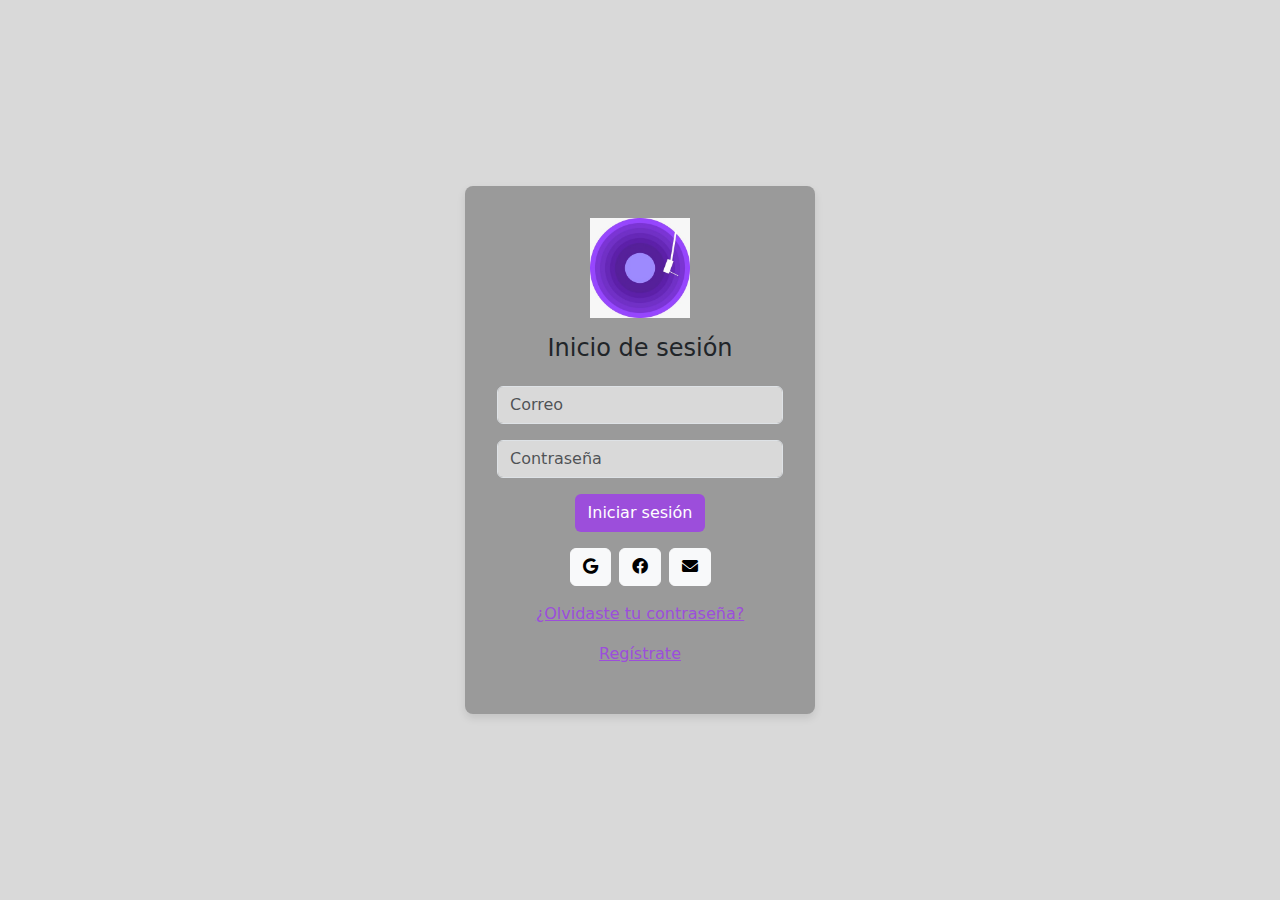
<file: login.html>
<!DOCTYPE html>
<html lang="es">

<head>
    <meta charset="UTF-8">
    <meta name="viewport" content="width=device-width, initial-scale=1.0">
    <title>Inicio de sesión</title>
    <link rel="stylesheet" href="https://cdn.jsdelivr.net/npm/bootstrap@5.3.0/dist/css/bootstrap.min.css">
    <link rel="stylesheet" href="https://cdnjs.cloudflare.com/ajax/libs/font-awesome/6.0.0-beta3/css/all.min.css">
    <link rel="stylesheet" href="./css/login.css">
</head>

<body>
    <section class="login-container">
        <div class="login-box editar">
            <!-- Logo -->
            <div class="logo mb-3">
                <figure class="text-center">
                    <img src="./img/logo.png" alt="Logo" class="img-fluid" style="width: 100px;">
                </figure>
            </div>

            <!-- Login Form -->
            <h2 class="h4 text-center mb-4">Inicio de sesión</h2>
            <form>
                <div class="mb-3">
                    <input type="email" class="form-control form" placeholder="Correo" required>
                </div>
                <div class="mb-3">
                    <input type="password" class="form-control form" placeholder="Contraseña" required>
                </div>
                <div class="d-grid">
                    <a href="./index.html">
                        <button type="button" class="btn btn-custom">Iniciar sesión</button>
                    </a>
                </div>
            </form>

            <!-- Social Login Options -->
            <div class="d-flex justify-content-center mt-3">
                <button class="btn btn-light mx-1"><i class="fab fa-google"></i></button>
                <button class="btn btn-light mx-1"><i class="fab fa-facebook"></i></button>
                <button class="btn btn-light mx-1"><i class="fas fa-envelope"></i></button>
            </div>

            <!-- Links -->
            <p class="text-center mt-3">
                <a href="./recuperar.html">¿Olvidaste tu contraseña?</a>
            </p>
            <p class="text-center">
                <a href="./registro.html" >Regístrate</a>
            </p>
        </div>
    </section>

    <script src="https://cdn.jsdelivr.net/npm/bootstrap@5.3.0/dist/js/bootstrap.bundle.min.js"></script>
    <script src="https://cdn.jsdelivr.net/npm/@popperjs/core@2.11.6/dist/umd/popper.min.js"></script>
    <script src="https://cdn.jsdelivr.net/npm/bootstrap@5.3.0/dist/js/bootstrap.min.js"></script>

    <!-- Custom Script -->
    <script>
        function mostrarMensaje() {
            alert("Inicio de sesión exitosa");
        }
    </script>
</body>

</html>
</file>
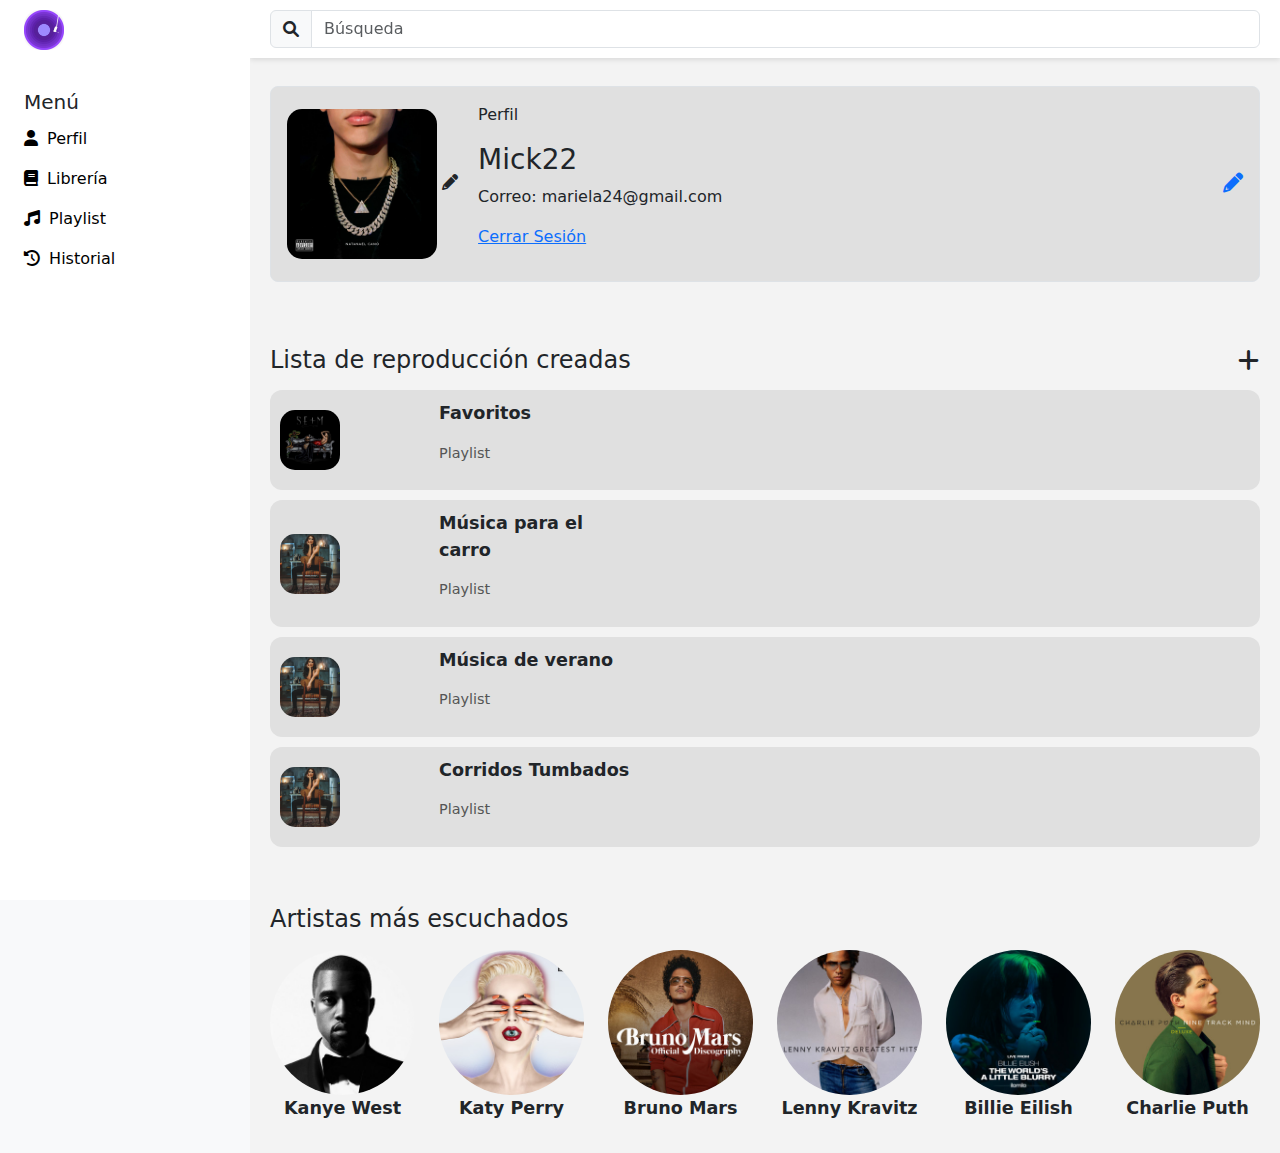
<file: perfil.html>
<!DOCTYPE html>
<html lang="es">

<head>
    <meta charset="UTF-8">
    <meta name="viewport" content="width=device-width, initial-scale=1.0">
    <title>App de Streaming</title>
    <link href="https://cdn.jsdelivr.net/npm/bootstrap@5.3.0-alpha1/dist/css/bootstrap.min.css" rel="stylesheet">
    <link rel="stylesheet" href="./css/styles.css">
    <link rel="stylesheet" href="https://cdnjs.cloudflare.com/ajax/libs/font-awesome/6.0.0-beta3/css/all.min.css">
</head>

<body>
    <div class="container-fluid">
        <div class="row flex-nowrap">
            <div class="col-auto col-md-3 col-xl-2 px-sm-2 px-0 bg-dark side-static">
                <div class="d-flex flex-column align-items-center align-items-sm-start px-3 pt-2 text-white min-vh-100">
                    <a href="./index.html"
                        class="d-flex align-items-center pb-3 mb-md-0 me-md-auto text-dark text-decoration-none logo">
                        <img src="./img/logo.png" class="img-fluid" width="40px">
                    </a>
                    <a href="./index.html"
                        class="d-flex align-items-center pb-3 mb-md-0 me-md-auto text-dark text-decoration-none margin-menu">
                        <span class="fs-5 d-none d-sm-inline">Menú</span>
                    </a>
                    <ul class="nav nav-pills flex-column mb-sm-auto mb-0 align-items-center align-items-sm-start"
                        id="menu">
                        <li class="nav-item">
                            <a href="./perfil.html" class="nav-link align-middle px-0 margin-op">
                                <i class="fas fa-user"></i> <span class="ms-1 d-none d-sm-inline">Perfil</span>
                            </a>
                        </li>
                        <li class="nav-item">
                            <a href="./libreria.html" class="nav-link align-middle px-0">
                                <i class="fas fa-book"></i> <span class="ms-1 d-none d-sm-inline">Librería</span>
                            </a>
                        </li>
                        <li class="nav-item">
                            <a href="#" class="nav-link align-middle px-0">
                                <i class="fas fa-music"></i> <span class="ms-1 d-none d-sm-inline">Playlist</span>
                            </a>
                        </li>
                        <li class="nav-item">
                            <a href="#" class="nav-link align-middle px-0">
                                <i class="fas fa-history"></i> <span class="ms-1 d-none d-sm-inline">Historial</span>
                            </a>
                        </li>
                    </ul>
                    <hr>

                </div>
            </div>
            <div class="col py-3 content-area side">
                <div class="d-flex justify-content-between flex-wrap flex-md-nowrap align-items-center pt-3 pb-2 mb-3">
                    <div class="input-group mb-3 search-bar">
                        <span class="input-group-text"><i class="fas fa-search"></i></span>
                        <input id="search-input" class="form-control" type="search" placeholder="Búsqueda"
                            aria-label="Búsqueda">
                    </div>

                    <!-- Contenido que estará oculto inicialmente -->
                    <div id="search-results" class="row justify-content-center search-results hidden">
                        <div class="col-11">
                            <div class="row">
                                <!-- Resultados section (left column) -->
                                <div class="col-lg-6 col-md-6 col-12">
                                    <h3>Resultados</h3>
                                    <div class="result-item">
                                        <div class="row">
                                            <div class="col-6" style="align-content: center;">
                                                <img src="./img/lanzamientos/alv.jpeg" alt="Angels like you"
                                                    class="song-image">
                                            </div>
                                            <div class="col-6">
                                                <p class="song-title">ALV</p>
                                                <p class="artist-name-result">Arcangel</p>
                                            </div>
                                        </div>
                                    </div>
                                    <div class="result-item">
                                        <div class="row">
                                            <div class="col-6" style="align-content: center;">
                                                <img src="./img/lanzamientos/amor.jpeg" alt="Angels like you"
                                                    class="song-image">
                                            </div>
                                            <div class="col-6">
                                                <p class="song-title">Amor</p>
                                                <p class="artist-name-result">Danny Ocean</p>
                                            </div>
                                        </div>
                                    </div>
                                    <div class="result-item">
                                        <div class="row">
                                            <div class="col-6" style="align-content: center;">
                                                <img src="./img/lanzamientos/dios.jpeg" alt="Angels like you"
                                                    class="song-image">
                                            </div>
                                            <div class="col-6">
                                                <p class="song-title">Dios te cuide</p>
                                                <p class="artist-name-result">Manuel Turizo</p>
                                            </div>
                                        </div>
                                    </div>
                                    <div class="result-item">
                                        <div class="row">
                                            <div class="col-6" style="align-content: center;">
                                                <img src="./img/lanzamientos/llore.jpeg" alt="Angels like you"
                                                    class="song-image">
                                            </div>
                                            <div class="col-6">
                                                <p class="song-title">Lloré</p>
                                                <p class="artist-name-result">Thalia</p>
                                            </div>
                                        </div>
                                    </div>
                                    <div class="result-item">
                                        <div class="row">
                                            <div class="col-6" style="align-content: center;">
                                                <img src="./img/lanzamientos/nueva.jpeg" alt="Angels like you"
                                                    class="song-image">
                                            </div>
                                            <div class="col-6">
                                                <p class="song-title">Nueva Vida</p>
                                                <p class="artist-name-result">Peso Pluma</p>
                                            </div>
                                        </div>
                                    </div>
                                    <div class="result-item">
                                        <div class="row">
                                            <div class="col-6" style="align-content: center;">
                                                <img src="./img/lanzamientos/alv.jpeg" alt="Angels like you"
                                                    class="song-image">
                                            </div>
                                            <div class="col-6">
                                                <p class="song-title">Ya pedo quien sabe</p>
                                                <p class="artist-name-result">Grupo Frontera</p>
                                            </div>
                                        </div>
                                    </div>
                                    <!-- Repetir para más resultados -->
                                </div>

                                <!-- Artistas section (right column) -->
                                <div class="col-lg-6 col-md-6 col-12 artists-section">
                                    <h3>Artistas</h3>
                                    <div class="row artist-row">
                                        <div class="col-6 artist-item">
                                            <img src="./img/artistas/billie.jpeg" class="rounded-circle artist-image"
                                                alt="Kanye West">
                                            <p class="artist-name">Billie Eilish</p>
                                        </div>
                                        <div class="col-6 artist-item">
                                            <img src="./img/artistas/kanye.jpeg" class="rounded-circle artist-image"
                                                alt="Kanye West">
                                            <p class="artist-name">Kanye West</p>
                                        </div>
                                        <div class="col-6 artist-item">
                                            <img src="./img/artistas/bruno.jpeg" class="rounded-circle artist-image"
                                                alt="Kanye West">
                                            <p class="artist-name">Bruno Mars</p>
                                        </div>
                                        <div class="col-6 artist-item">
                                            <img src="./img/artistas/katy.jpeg" class="rounded-circle artist-image"
                                                alt="Kanye West">
                                            <p class="artist-name">Katy Perry</p>
                                        </div>
                                        <div class="col-6 artist-item">
                                            <img src="./img/artistas/lenny.jpeg" class="rounded-circle artist-image"
                                                alt="Kanye West">
                                            <p class="artist-name">Lenny Kravitz</p>
                                        </div>
                                        <div class="col-6 artist-item">
                                            <img src="./img/artistas/charlie.jpeg" class="rounded-circle artist-image"
                                                alt="Kanye West">
                                            <p class="artist-name">Charlie Puth</p>
                                        </div>
                                        <!-- Add more artists as needed -->
                                    </div>
                                </div>
                            </div>
                        </div>
                    </div>

                    <script src="./js/search.js"></script>
                </div>

                <!-- Sección de perfil -->
                <div class="row mb-3">
                    <div class="col-12">
                        <div class="d-flex align-items-center p-3 bg-light border rounded-3">
                            <!-- Icono de perfil -->
                            <div class="me-3">
                                <img src="./img/generos/regional.jpeg" class="img-fluid" alt="Regional mexicano" style="width: 150px;">
                                <i class="fas fa-pencil-alt"></i>
                            </div>
                            <!-- Información del perfil -->
                            <div class="flex-grow-1">
                                <p class="ms-1">Perfil</p>
                                <h3 class="ms-1">Mick22</h3>
                                <p class="ms-1">Correo: mariela24@gmail.com </p>
                                <a href="./login.html">
                                    <p class="ms-1">Cerrar Sesión</p>
                                </a>
                            </div>
                            <!-- Icono de edición -->
                            <div>
                                <a href="./editarperfil.html">
                                    <i class="fas fa-pencil-alt fa-lg " ></i>
                                </a>    
                            </div>
                        </div>
                    </div>
                </div>


                <div class="col-lg-12 col-md-6 col-12">
                    <div class="col-12">
                        <div class="row">
                            <div class="col-6">
                                <h4 class="mt-5 mb-3">Lista de reproducción creadas</h4>
                            </div>
                            <div class="col-6">
                                <i class="fas fa-plus header-icon"></i>
                            </div>
                        </div>
                    </div>
                    <div class="result-item">
                        <div class="row">
                            <div class="col-6" style="align-content: center;">
                                <img src="./img/lanzamientos/alv.jpeg" alt="Angels like you" class="song-image">
                            </div>
                            <div class="col-6">
                                <p class="song-title">Favoritos</p>
                                <p class="artist-name-result">Playlist</p>
                            </div>
                        </div>
                    </div>
                    <div class="result-item">
                        <div class="row">
                            <div class="col-6" style="align-content: center;">
                                <img src="./img/lanzamientos/llore.jpeg" alt="Angels like you" class="song-image">
                            </div>
                            <div class="col-6">
                                <p class="song-title">Música para el carro</p>
                                <p class="artist-name-result">Playlist</p>
                            </div>
                        </div>
                    </div>
                    <div class="result-item">
                        <div class="row">
                            <div class="col-6" style="align-content: center;">
                                <img src="./img/lanzamientos/llore.jpeg" alt="Angels like you" class="song-image">
                            </div>
                            <div class="col-6">
                                <p class="song-title">Música de verano</p>
                                <p class="artist-name-result">Playlist</p>
                            </div>
                        </div>
                    </div>
                    <div class="result-item">
                        <div class="row">
                            <div class="col-6" style="align-content: center;">
                                <img src="./img/lanzamientos/llore.jpeg" alt="Angels like you" class="song-image">
                            </div>
                            <div class="col-6">
                                <p class="song-title">Corridos Tumbados</p>
                                <p class="artist-name-result">Playlist</p>
                            </div>
                        </div>
                    </div>
                    <!-- Repetir para más resultados -->
                </div>

                <!-- Artistas -->
                <div class="col-12">
                    <div class="row">
                        <div class="col-12">
                            <h4 class="mt-5 mb-3">Artistas más escuchados</h4>
                        </div>
                    </div>
                </div>
                <div class="row">
                    <div class="col-6 col-sm-4 col-md-3 col-lg-2">
                        <img src="./img/artistas/kanye.jpeg" class="img-fluid rounded-circle" alt="Kanye West">
                        <p class="artist-name">Kanye West</p>
                    </div>
                    <div class="col-6 col-sm-4 col-md-3 col-lg-2">
                        <img src="./img/artistas/katy.jpeg" class="img-fluid rounded-circle" alt="Katy Perry">
                        <p class="artist-name">Katy Perry</p>
                    </div>
                    <div class="col-6 col-sm-4 col-md-3 col-lg-2">
                        <img src="./img/artistas/bruno.jpeg" class="img-fluid rounded-circle" alt="Bruno Mars">
                        <p class="artist-name">Bruno Mars</p>
                    </div>
                    <div class="col-6 col-sm-4 col-md-3 col-lg-2">
                        <img src="./img/artistas/lenny.jpeg" class="img-fluid rounded-circle" alt="Lenny Kravitz">
                        <p class="artist-name">Lenny Kravitz</p>
                    </div>
                    <div class="col-6 col-sm-4 col-md-3 col-lg-2">
                        <img src="./img/artistas/billie.jpeg" class="img-fluid rounded-circle" alt="Billie Eilish">
                        <p class="artist-name">Billie Eilish</p>
                    </div>
                    <div class="col-6 col-sm-4 col-md-3 col-lg-2">
                        <img src="./img/artistas/charlie.jpeg" class="img-fluid rounded-circle" alt="Charlie Puth">
                        <p class="artist-name">Charlie Puth</p>
                    </div>
                </div>
            </div>
        </div>
    </div>

    <script src="https://cdn.jsdelivr.net/npm/bootstrap@5.3.0-alpha1/dist/js/bootstrap.bundle.min.js"></script>
</body>

</html>
</file>
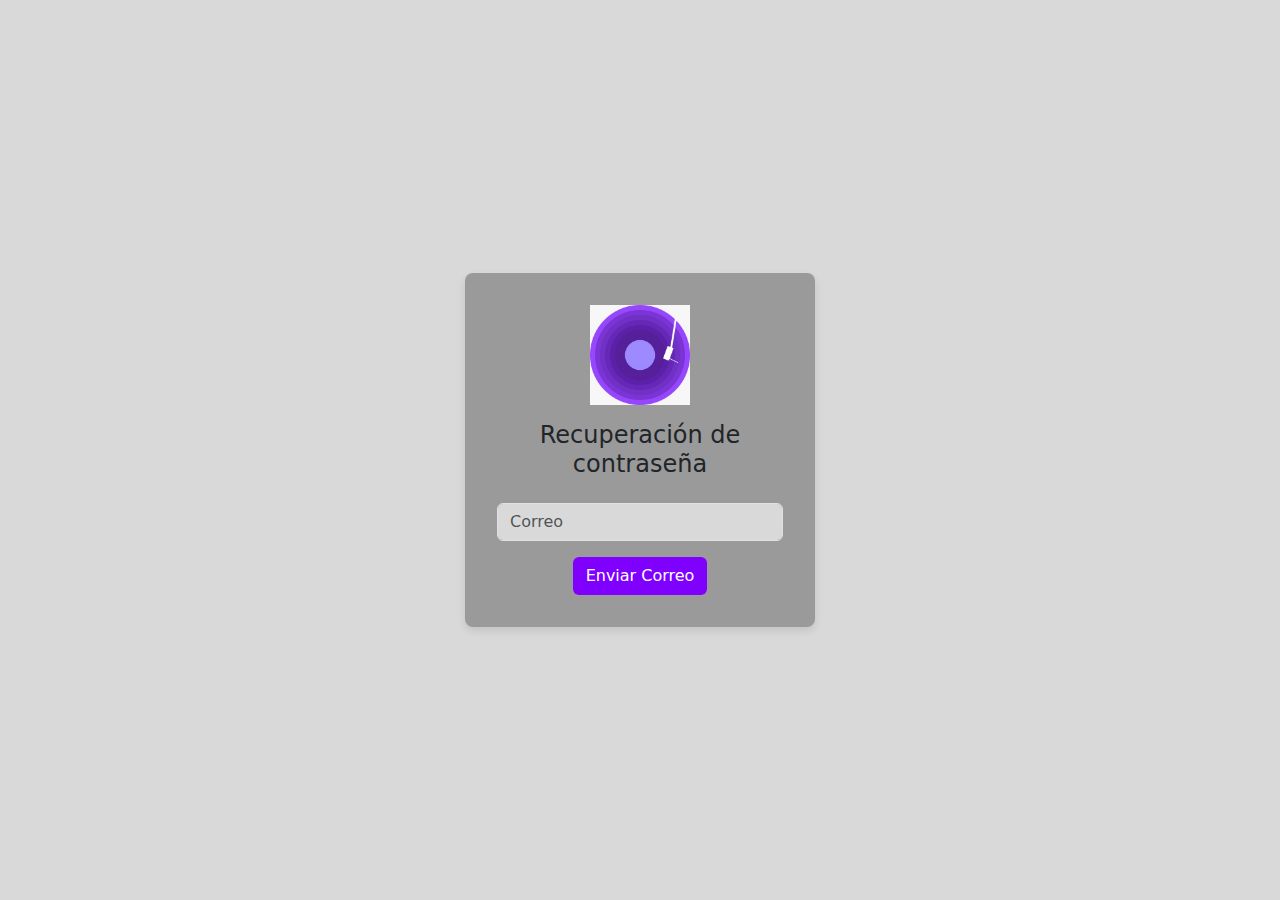
<file: recuperar.html>
<!DOCTYPE html>
<html lang="es">

<head>
    <meta charset="UTF-8">
    <meta name="viewport" content="width=device-width, initial-scale=1.0">
    <title>Inicio de sesión</title>
    <link rel="stylesheet" href="https://cdn.jsdelivr.net/npm/bootstrap@5.3.0/dist/css/bootstrap.min.css">
    <link rel="stylesheet" href="https://cdnjs.cloudflare.com/ajax/libs/font-awesome/6.0.0-beta3/css/all.min.css">
    <link rel="stylesheet" href="./css/login.css">
</head>

<body>
    <section class="login-container">
        <div class="login-box editar">
            <!-- Logo -->
            <div class="logo mb-3">
                <figure class="text-center">
                    <img src="./img/logo.png" alt="Logo" class="img-fluid" style="width: 100px;">
                </figure>
            </div>

            <!-- Login Form -->
            <h2 class="h4 text-center mb-4">Recuperación de contraseña</h2>
            <form>
                <div class="mb-3">
                    <input type="email" class="form-control form" placeholder="Correo">
                </div>
                <div class="d-grid">
                    <a href="./verificacion.html">
                        <button type="button" class="btn btn-purple">Enviar Correo</button>
                    </a>
                </div>
            </form>
        </div>
    </section>

    <script src="https://cdn.jsdelivr.net/npm/bootstrap@5.3.0/dist/js/bootstrap.bundle.min.js"></script>
    <script src="https://cdn.jsdelivr.net/npm/@popperjs/core@2.11.6/dist/umd/popper.min.js"></script>
    <script src="https://cdn.jsdelivr.net/npm/bootstrap@5.3.0/dist/js/bootstrap.min.js"></script>

    <!-- Custom Script -->
    <script>
        function mostrarMensaje() {
            alert("Inicio de sesión exitosa");
        }
    </script>
</body>

</html>
</file>
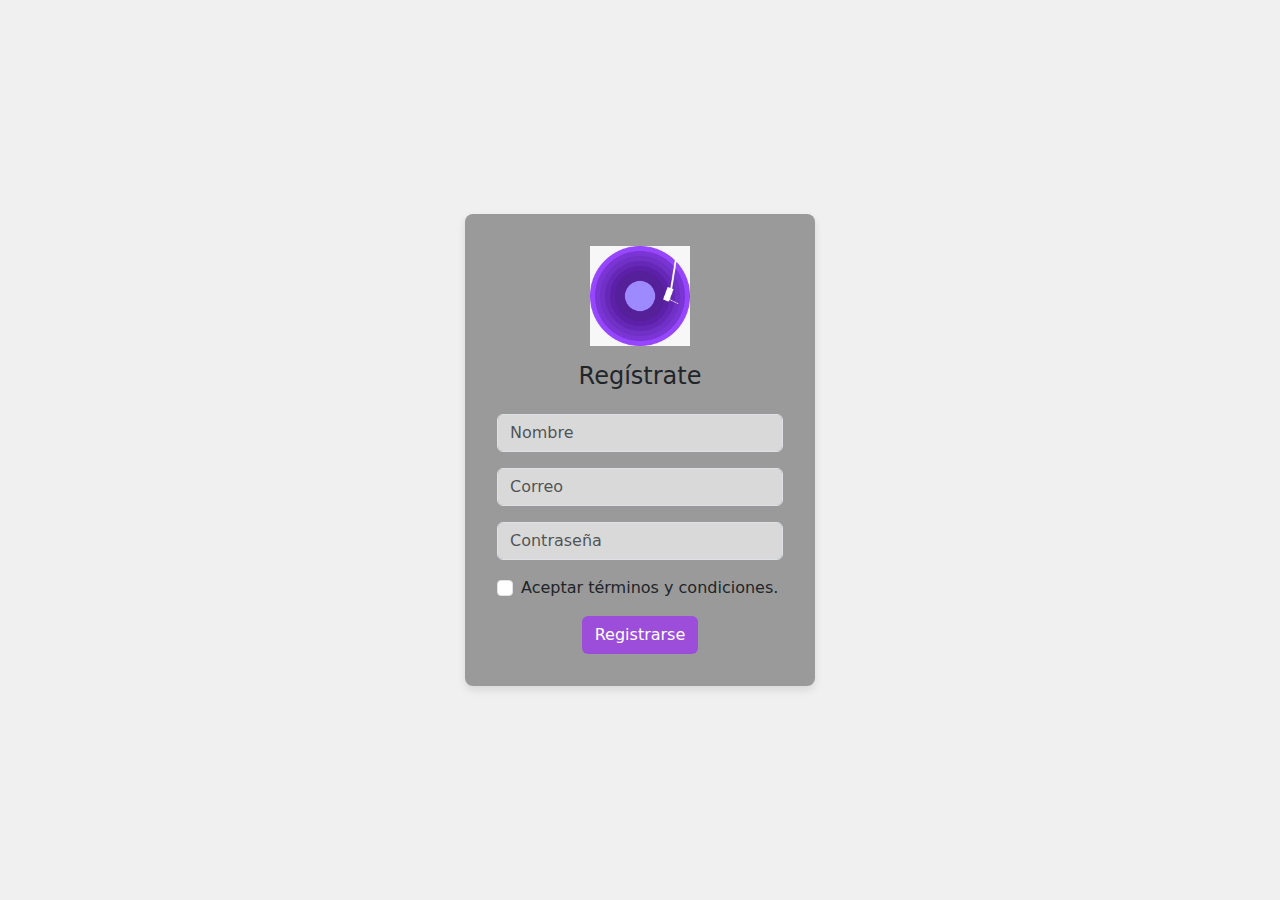
<file: registro.html>
<!DOCTYPE html>
<html lang="es">
<head>
    <meta charset="UTF-8">
    <meta name="viewport" content="width=device-width, initial-scale=1.0">
    <title>Registrarse</title>
    <link rel="stylesheet" href="https://cdn.jsdelivr.net/npm/bootstrap@5.3.0/dist/css/bootstrap.min.css">
    <link rel="stylesheet" href="./css/register.css">
    
</head>
<body >
    <section class="register-container">
        <div class="register-box">
            <!-- Logo -->
            <div class="logo mb-3">
                <figure class="text-center">
                    <img src="img/logo.png" alt="Logo" class="img-fluid" style="width: 100px;">
                </figure>
            </div>
            
            <!-- Registro Formulario -->
            <h2 class="h4 text-center mb-4">Regístrate</h2>
            <form>
                <div class="mb-3">
                    <input type="text" class="form-control" placeholder="Nombre" required>
                </div>
                <div class="mb-3">
                    <input type="email" class="form-control" placeholder="Correo" required>
                </div>
                <div class="mb-3">
                    <input type="password" class="form-control" placeholder="Contraseña" required>
                </div>
                
                <div class="form-check mb-3 text-start">
                    <input class="form-check-input" type="checkbox" required>
                    <label class="form-check-label">
                        Aceptar términos y condiciones.
                    </label>
                </div>
                <div class="d-grid">
                    <a href="./login.html">
                        <button type="button" class="btn btn-custom">Registrarse</button>
                    </a>
                </div>
            </form>
        </div>
    </section>

    <script src="https://cdn.jsdelivr.net/npm/bootstrap@5.3.0/dist/js/bootstrap.bundle.min.js"></script>
</body>
</html>
</file>
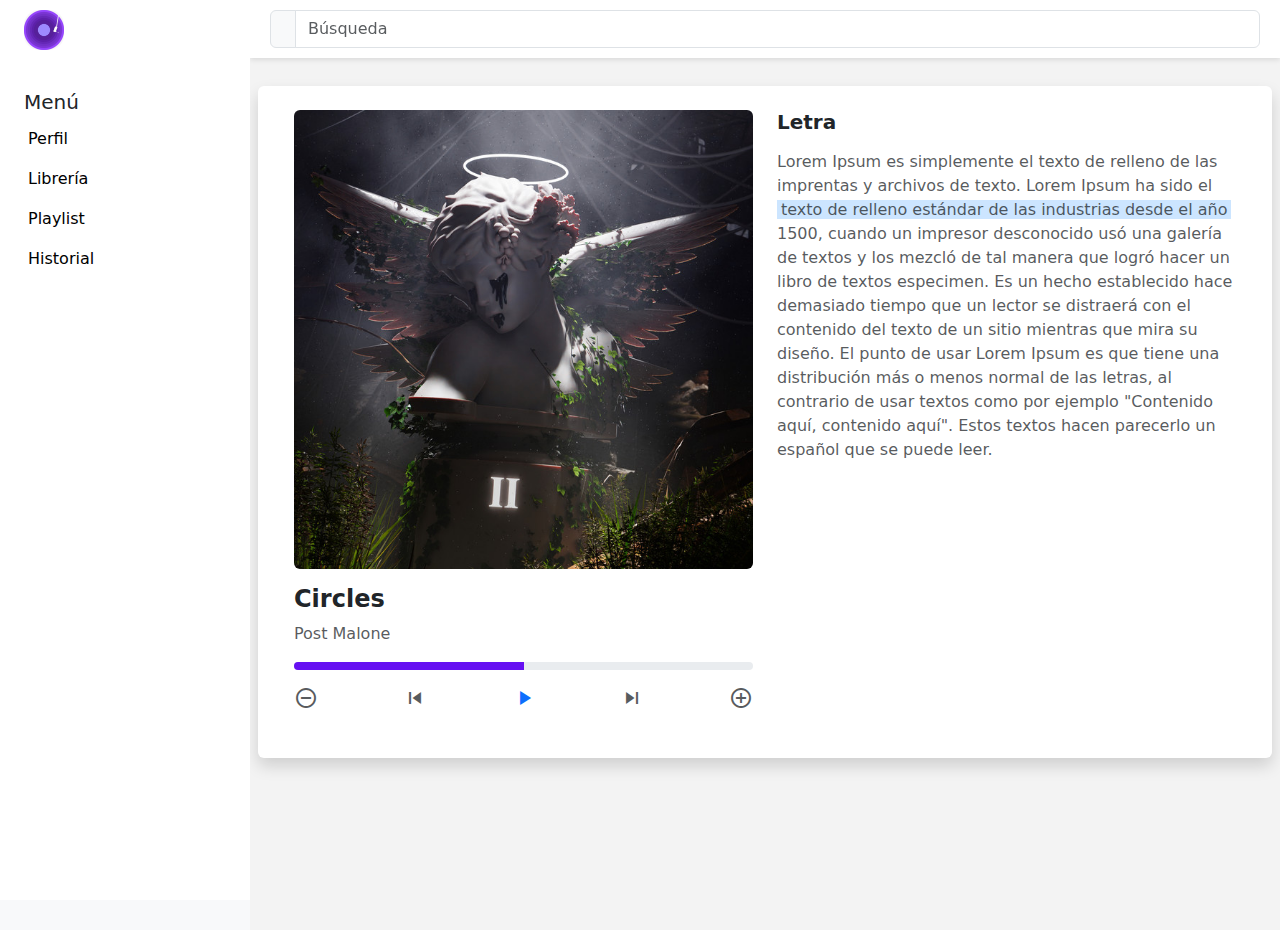
<file: reproduccion.html>
<!DOCTYPE html>
<html lang="en">
<head>
  <meta charset="UTF-8">
  <meta name="viewport" content="width=device-width, initial-scale=1.0">
  <title>Music Player</title>
  <link href="https://cdn.jsdelivr.net/npm/bootstrap@5.3.0/dist/css/bootstrap.min.css" rel="stylesheet">
  <link href="https://fonts.googleapis.com/icon?family=Material+Icons" rel="stylesheet">
  <link rel="stylesheet" href="./css/styles.css">

</head>
<style>
    .hover-primary:hover {
  color: #6610f2; /* Cambia este valor para ajustar el color */
}

.progress-bar {
  height: 8px !important;
}

.bg-primary {
  background-color: #6610f2 !important; /* Ajusta el color primario */
}

.bg-info {
  background-color: #cce5ff !important; /* Ajusta el color de resalte */
}

.bg-light {
  background-color: #f8f9fa !important;
}

</style>
<body>
    <div class="container-fluid">
      <div class="row flex-nowrap">
        <div class="col-auto col-md-3 col-xl-2 px-sm-2 px-0 bg-dark side-static">
          <div class="d-flex flex-column align-items-center align-items-sm-start px-3 pt-2 text-white min-vh-100">
            <a href="./index.html" class="d-flex align-items-center pb-3 mb-md-0 me-md-auto text-dark text-decoration-none logo">
              <img src="./img/logo.png" class="img-fluid" width="40px">
            </a>
            <a href="./index.html"
              class="d-flex align-items-center pb-3 mb-md-0 me-md-auto text-dark text-decoration-none margin-menu">
              <span class="fs-5 d-none d-sm-inline">Menú</span>
            </a>
            <ul class="nav nav-pills flex-column mb-sm-auto mb-0 align-items-center align-items-sm-start" id="menu">
              <li class="nav-item">
                <a href="./perfil.html" class="nav-link align-middle px-0 margin-op">
                  <i class="fas fa-user"></i> <span class="ms-1 d-none d-sm-inline">Perfil</span>
                </a>
              </li>
              <li class="nav-item">
                <a href="./libreria.html" class="nav-link align-middle px-0">
                  <i class="fas fa-book"></i> <span class="ms-1 d-none d-sm-inline">Librería</span>
                </a>
              </li>
              <li class="nav-item">
                <a href="#" class="nav-link align-middle px-0">
                  <i class="fas fa-music"></i> <span class="ms-1 d-none d-sm-inline">Playlist</span>
                </a>
              </li>
              <li class="nav-item">
                <a href="#" class="nav-link align-middle px-0">
                  <i class="fas fa-history"></i> <span class="ms-1 d-none d-sm-inline">Historial</span>
                </a>
              </li>
            </ul>
            <hr>
  
          </div>
        </div>
        <div class="col py-3 content-area side">
          <div class="d-flex justify-content-between flex-wrap flex-md-nowrap align-items-center pt-3 pb-2 mb-3">
            <div class="input-group mb-3 search-bar">
              <span class="input-group-text"><i class="fas fa-search"></i></span>
              <input id="search-input" class="form-control" type="search" placeholder="Búsqueda" aria-label="Búsqueda">
            </div>
  
            <!-- Contenido que estará oculto inicialmente -->
            <div id="search-results" class="row justify-content-center search-results hidden">
              <div class="col-11">
                <div class="row">
                  <!-- Resultados section (left column) -->
                  <div class="col-lg-6 col-md-6 col-12">
                    <h3>Resultados</h3>
  
                    <div class="result-item">
                      <div class="row">
                        <div class="col-6" style="align-content: center;">
                          <img src="./img/lanzamientos/alv.jpeg" alt="Angels like you" class="song-image">
                        </div>
                        <div class="col-6">
                          <p class="song-title">ALV</p>
                          <p class="artist-name-result">Arcangel</p>
                        </div>
                      </div>
                    </div>
  
                    <div class="result-item">
                      <div class="row">
                        <div class="col-6" style="align-content: center;">
                          <img src="./img/lanzamientos/amor.jpeg" alt="Angels like you" class="song-image">
                        </div>
                        <div class="col-6">
                          <p class="song-title">Amor</p>
                          <p class="artist-name-result">Danny Ocean</p>
                        </div>
                      </div>
                    </div>
  
                    <div class="result-item">
                      <div class="row">
                        <div class="col-6" style="align-content: center;">
                          <img src="./img/lanzamientos/dios.jpeg" alt="Angels like you" class="song-image">
                        </div>
                        <div class="col-6">
                          <p class="song-title">Dios te cuide</p>
                          <p class="artist-name-result">Manuel Turizo</p>
                        </div>
                      </div>
                    </div>
  
                    <div class="result-item">
                      <div class="row">
                        <div class="col-6" style="align-content: center;">
                          <img src="./img/lanzamientos/llore.jpeg" alt="Angels like you" class="song-image">
                        </div>
                        <div class="col-6">
                          <p class="song-title">Lloré</p>
                          <p class="artist-name-result">Thalia</p>
                        </div>
                      </div>
                    </div>
  
                    <div class="result-item">
                      <div class="row">
                        <div class="col-6" style="align-content: center;">
                          <img src="./img/lanzamientos/nueva.jpeg" alt="Angels like you" class="song-image">
                        </div>
                        <div class="col-6">
                          <p class="song-title">Nueva Vida</p>
                          <p class="artist-name-result">Peso Pluma</p>
                        </div>
                      </div>
                    </div>
  
                    <div class="result-item">
                      <div class="row">
                        <div class="col-6" style="align-content: center;">
                          <img src="./img/lanzamientos/alv.jpeg" alt="Angels like you" class="song-image">
                        </div>
                        <div class="col-6">
                          <p class="song-title">Ya pedo quien sabe</p>
                          <p class="artist-name-result">Grupo Frontera</p>
                        </div>
                      </div>
                    </div>
                    <!-- Repetir para más resultados -->
                  </div>
  
                  <!-- Artistas section (right column) -->
                  <div class="col-lg-6 col-md-6 col-12 artists-section">
                    <h3>Artistas</h3>
                    <div class="row artist-row">
                      <div class="col-6 artist-item">
                        <img src="./img/artistas/billie.jpeg" class="rounded-circle artist-image" alt="Kanye West">
                        <p class="artist-name">Billie Eilish</p>
                      </div>
                      <div class="col-6 artist-item">
                        <img src="./img/artistas/kanye.jpeg" class="rounded-circle artist-image" alt="Kanye West">
                        <p class="artist-name">Kanye West</p>
                      </div>
                      <div class="col-6 artist-item">
                        <img src="./img/artistas/bruno.jpeg" class="rounded-circle artist-image" alt="Kanye West">
                        <p class="artist-name">Bruno Mars</p>
                      </div>
                      <div class="col-6 artist-item">
                        <img src="./img/artistas/katy.jpeg" class="rounded-circle artist-image" alt="Kanye West">
                        <p class="artist-name">Katy Perry</p>
                      </div>
                      <div class="col-6 artist-item">
                        <img src="./img/artistas/lenny.jpeg" class="rounded-circle artist-image" alt="Kanye West">
                        <p class="artist-name">Lenny Kravitz</p>
                      </div>
                      <div class="col-6 artist-item">
                        <img src="./img/artistas/charlie.jpeg" class="rounded-circle artist-image" alt="Kanye West">
                        <p class="artist-name">Charlie Puth</p>
                      </div>
                      <!-- Add more artists as needed -->
                    </div>
                  </div>
                </div>
              </div>
            </div>
  
            <script src="./js/search.js"></script>
          </div>
  
          <div class="row bg-white rounded shadow p-4">
            <!-- Album Cover y Control -->
            <div class="col-md-6 mb-4">
              <img src="./img/albumes/album.jpeg" alt="Album Cover" class="img-fluid rounded mb-3">
              <h2 class="fs-4 fw-bold">Circles</h2>
              <p class="text-muted">Post Malone</p>
              
              <!-- Barra de progreso -->
              <div class="progress mt-3" style="height: 8px;">
                <div class="progress-bar bg-primary" role="progressbar" style="width: 50%;"></div>
              </div>
        
              <!-- Control iconos de reproduccion -->
              <div class="d-flex justify-content-between mt-3 text-muted">
                <span class="material-icons">remove_circle_outline</span>
                <span class="material-icons">skip_previous</span>
                <span class="material-icons text-primary">play_arrow</span>
                <span class="material-icons">skip_next</span>
                <span class="material-icons">add_circle_outline</span>
              </div>
            </div>
        
            <!-- Letra de la cancion -->
            <div class="col-md-6">
              <h3 class="fs-5 fw-bold mb-3">Letra</h3>
              <p class="text-muted">
                Lorem Ipsum es simplemente el texto de relleno de las imprentas y archivos de texto. Lorem Ipsum ha sido el <span class="bg-info px-1">texto de relleno estándar de las industrias desde el año</span> 1500, cuando un impresor desconocido usó una galería de textos y los mezcló de tal manera que logró hacer un libro de textos especimen. 
                Es un hecho establecido hace demasiado tiempo que un lector se distraerá con el contenido del texto de un sitio mientras que mira su diseño. El punto de usar Lorem Ipsum es que tiene una distribución más o menos normal de las letras, al contrario de usar textos como por ejemplo "Contenido aquí, contenido aquí". Estos textos hacen parecerlo un español que se puede leer.
              </p>
            </div>
          </div>
  
      </div>
    </div>
    </div>
  
    <script src="https://cdn.jsdelivr.net/npm/bootstrap@5.3.0-alpha1/dist/js/bootstrap.bundle.min.js"></script>
  </body>
</html>
</file>
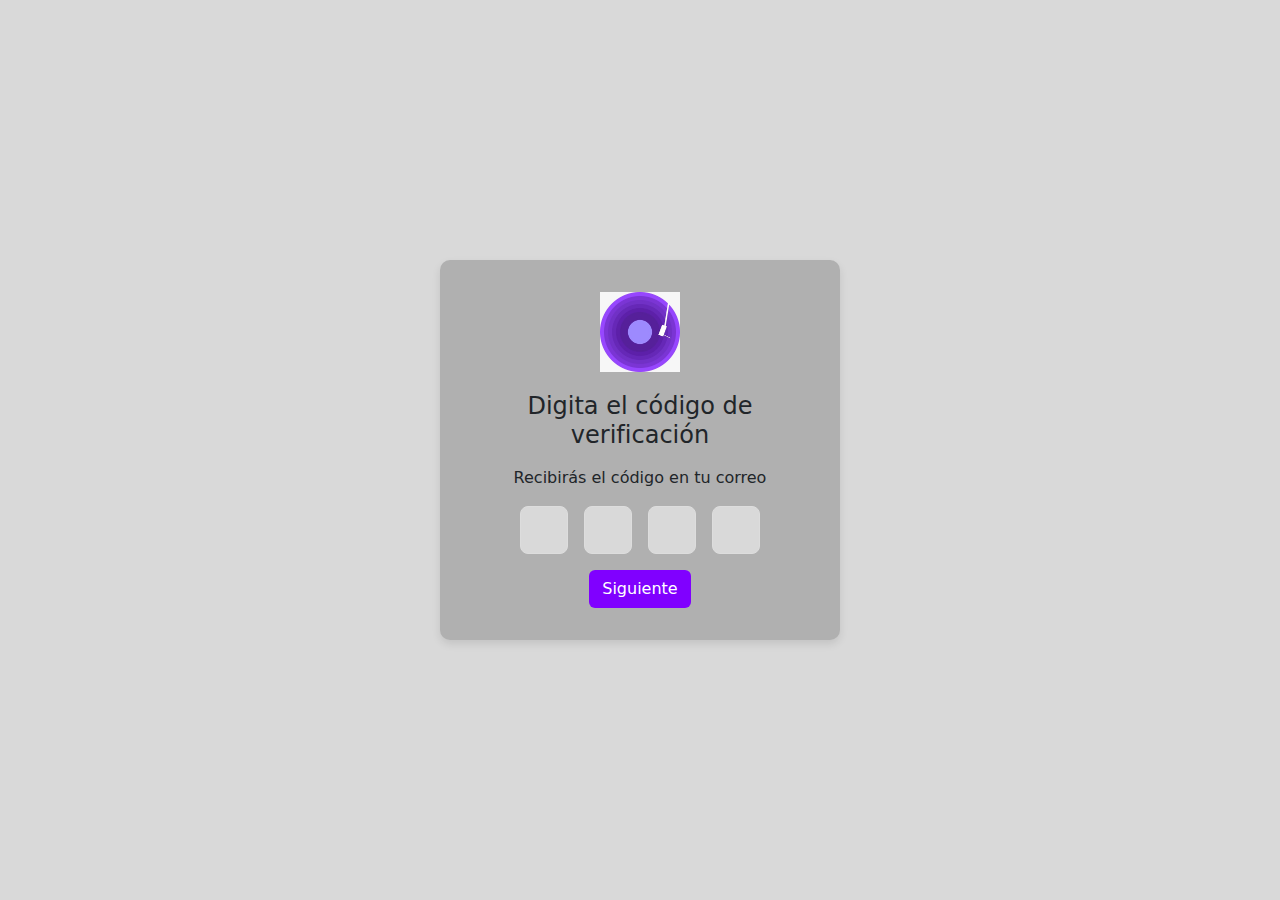
<file: verificacion.html>
<!DOCTYPE html>
<html lang="es">
<head>
    <meta charset="UTF-8">
    <meta name="viewport" content="width=device-width, initial-scale=1.0">
    <title>Verificación de Código</title>
    <link rel="stylesheet" href="https://cdn.jsdelivr.net/npm/bootstrap@5.3.0/dist/css/bootstrap.min.css">
    <link rel="stylesheet" href="./css/verificacion.css">
</head>
<body>

<section class="verification-container">
    <div class="verification-box">
        <!-- Logo -->
        <img src="img/logo.png " alt="Logo" class="logo img-fluid">
        <h2 class="h4 mb-3">Digita el código de verificación</h2>
        <p>Recibirás el código en tu correo</p>

        <!-- Verification Code Input -->
        <div class="d-flex justify-content-center my-3">
            <input class="code-input" type="text" maxlength="1">
            <input class="code-input" type="text" maxlength="1">
            <input class="code-input" type="text" maxlength="1">
            <input class="code-input" type="text" maxlength="1">
        </div>

        <!-- Next Button -->
        <div class="d-grid">
            <a href="./nueva.html">
                <button type="button" class="btn btn-purple">Siguiente</button>
            </a>
        </div>
    </div>
</section>

<script src="https://cdn.jsdelivr.net/npm/bootstrap@5.3.0/dist/js/bootstrap.bundle.min.js"></script>
</body>
</html>
</file>
<file: css/styles.css>
body {
    background-color: #f8f9fa;
  }
  
  .editar {
    background-color: #D9D9D9;
  }

  .btn-primary:hover {
    background-color: #5a32a8;
    border-color: #5a32a8;
  }
 /* Estructura del sidebar */
.side-static {
  position: fixed;
  top: 0;
  left: 0;
  width: 250px; /* Ancho del sidebar */
  height: 100%; /* Sidebar ocupa toda la altura */
  background-color: #333; /* Color del sidebar */
  padding: 20px;
  box-sizing: border-box;
  z-index: 1001; /* Mayor que el de la barra de búsqueda */
}

/* Ajuste del área de contenido */
.content-area {
  margin-left: 250px; /* Deja suficiente espacio para el sidebar */
  padding: 20px;
  margin-top: 30px;
  background-color: #f3f3f3;
  min-height: 100vh; /* Asegura que el contenido cubra toda la pantalla */
  box-sizing: border-box;
}

.search-results {
  z-index: 1000; /* asegurarte de que esté por encima de otros elementos */
  position: absolute; /* o fixed si deseas que se mantenga en la misma posición al hacer scroll */
  top: 50px; /* ajusta según sea necesario para colocar el elemento en la posición deseada */
  left: 20%; /* ajusta según sea necesario */
  right: 1%; /* ajusta según sea necesario */
  background-color: white; /* opcional */
  box-shadow: 0 4px 8px rgba(0, 0, 0, 0.1); /* opcional */
}

/* Barra de búsqueda */
.search-bar {
  position: fixed; /* Barra fija en la parte superior */
  top: 0;
  left: 250px; /* Empieza después del sidebar */
  width: calc(100% - 250px); /* Ancho restante del contenido */
  z-index: 1000; /* Asegura que no sobrepase al sidebar */
  background-color: #fff; /* Fondo blanco */
  padding: 10px 20px;
  box-shadow: 0 2px 5px rgba(0, 0, 0, 0.1); /* Sombra */
  box-sizing: border-box;
}

/* Responsivo para pantallas menores de 768px */
@media (max-width: 768px) {
  .side-static {
    width: 100px; /* Sidebar más pequeño en pantallas pequeñas */
  }

  .content-area {
    margin-left: 100px; /* Ajusta margen para pantallas pequeñas */
  }

  .search-bar {
    left: 100px; /* Ajusta el inicio de la barra de búsqueda */
    width: calc(100% - 100px); /* Ajusta el ancho de la barra de búsqueda */
  }
}

.hidden {
  display: none;
}


/* Estilos para la sección de resultados */
.result-item {
  display: flex;
  align-items: center;
  padding: 10px;
  background-color: #e0e0e0;
  border-radius: 12px;
  margin-bottom: 10px;
  width: auto;
}




.song-image {
  width: 60px;
  height: 60px;
  margin-right: 10px;
}



.results-section {
  padding-right: 200px;
}

.result-text {
  display: flex;
  flex-direction: column;
}

.song-title {
  font-weight: bold;
  font-size: 1.1rem;
  width: 200px;
}

.artist-name-result {
  font-size: 0.9rem;
  color: #555;
}

/* Sección de artistas */
.artist-row {
  display: flex;
  flex-wrap: wrap;
  margin-top: 10px;
}

.artist-item {
  width: 50%;
  display: flex;
  flex-direction: column;
  align-items: center;
  margin-bottom: 20px;
}

.artist-image {
  width: 160px;
  height: 160px;
  margin-bottom: 10px;
}

.artist-name {
  font-size: 1rem;
  text-align: center;
  font-weight: bold;
}

/* Ajustes para pantallas medianas */
@media (max-width: 992px) {
  .results-section {
    padding-right: 100px;
  }

  .song-title {
    font-size: 1rem;
  }

  .artist-image {
    width: 120px;
    height: 120px;
  }
}

/* Ajustes para pantallas pequeñas (tabletas y móviles) */
@media (max-width: 768px) {
  .results-section {
    padding-right: 0;
  }

  .result-item {
    padding: 5px;
  }

  .song-image {
    width: 50px;
    height: 50px;
    margin-right: 10px;
    border-radius: 8px;
  }

  .artist-image {
    width: 100px;
    height: 100px;
  }

  .artist-item {
    width: 50%;
  }

  .artist-name {
    font-size: 0.9rem;
  }
}

/* Ajustes para pantallas muy pequeñas (móviles) */
@media (max-width: 576px) {
  .result-item {
    flex-direction: column;
    align-items: flex-start;
  }

  .song-image {
    width: 40px;
    height: 40px;
    margin-right: 0;
  }

  .artist-image {
    width: 80px;
    height: 80px;
  }

  .artist-name {
    font-size: 0.8rem;
  }
}



  .header-icon {
    font-size: 1.5rem;
    margin-top: 50px;
    float: right;
  }

  .profile-icon {
    display: flex;
    align-items: center;
    justify-content: center;
    width: 60px; /* Ajusta el tamaño según sea necesario */
    height: 60px; /* Ajusta el tamaño según sea necesario */
    border-radius: 50%;
    background-color: #e0e0e0; /* Fondo gris claro para el icono */
  }

  .bg-light {
      background-color: #e0e0e0!important; /* Color de fondo ligero para el contenedor */
  }


  
  .album-text, .genre-text, .release-text, .artist-name-lanzamiento {
    text-align: left;
    font-size: 1rem;
    color: #333;
  }
  
  .album-text, .genre-text {
    font-weight: bold;
  }
  
  .artist-name {
    font-size: 1.1rem;
    text-align: center;
    font-weight: bold;
  }
  
  .artist-name-lanzamiento {
    color: #555;
  }
  
  .card {
    margin-bottom: 1rem;
    border: none;
    background-color: transparent;
  }
  
  img {
    border-radius: 15px;
  }
  
  input[type="search"] {
    width: 100%;
  }
  
  .bg-dark {
    background-color: white !important;
  }
  
  .nav-link {
    color: #000000;
  }
  
  .nav-link.active, .nav-link:focus {
    color: #9359F1 !important; /* Cambia el color a morado cuando está activo */
  }

  .nav-link:hover {
    color: #9359F1;
  }
  
  .min-vh-100 {
    min-height: 100vh;
  }
  

  .logo {
    margin-top: -10px;
    margin-right: 10px; /* Ajusta según sea necesario para una buena separación */
    height: 40px; /* Asegúrate de ajustar el tamaño del logo si es necesario */
  }


  .margin-menu {
    margin-top: 29px;
  }

  .margin-op {
    margin-top: -14px;
  }

  /*Texto imagenes*/
  .album-item {
    position: relative;
    width: 100%;
    overflow: hidden;
  }
  
  .album-image img {
    width: 100%;
    height: auto;
    display: block; 
  }
  
  .album-text {
    position: absolute;
    bottom: 0;  /* Pegado a la parte inferior */
    left: 0;
    right: 0;
    padding: 10px;  /* Sin espacio adicional */
    margin: 0;
    color: white;  /* Texto en blanco */
    text-align: left;
    font-size: 1rem; /* Ajusta el tamaño de la fuente si es necesario */
    font-weight: bold;
  }
  
  .album-text h3, .album-text p {
    margin: 5px 0; /* Un pequeño margen para el texto */
  }
  
  /*Genros*/

  /* Estilos para Géneros Populares */
.genero-popular {
    position: relative;
    width: 100%;
    overflow: hidden;
    margin-bottom: 20px;
  }
  
  .genero-popular .image-container img {
    width: 100%;
    height: auto;
    display: block;
  }
  
  .text-overlay-genero {
    position: absolute;
    bottom: 0;  /* Pegado a la parte inferior */
    left: 0;
    right: 0;
    padding: 10px;  /* Sin espacio adicional */
    margin: 0;
    color: white;  /* Texto en blanco */
    text-align: left;
    font-size: 1rem; /* Ajusta el tamaño de la fuente si es necesario */
    font-weight: bold;

  }
  
  .text-overlay-genero h3 {
    margin: 0;
    font-size: 1rem;
  }
  
  /* Ajustes para pantallas pequeñas */
  @media (max-width: 768px) {
    .text-overlay-genero h3 {
      font-size: 0.9rem;
    }
  }

 /* Estilos para Lanzamientos Recientes */
.lanzamiento-reciente {
  position: relative;
  width: 100%;
  overflow: hidden;
  margin-bottom: 20px;
}

.lanzamiento-reciente .image-container img {
  width: 100%;
  height: auto;
  display: block;
}

.text-overlay-lanzamiento {
  position: absolute;
  bottom: 0; /* Pegado a la parte inferior */
  left: 0;
  right: 0;
  background: rgba(0, 0, 0, 0.6); /* Fondo semitransparente para mejor visibilidad */
  padding: 5px; /* Pequeño padding para el texto */
  margin: 0;
  display: flex;
  flex-direction: column;
  justify-content: flex-end; /* Alinea el contenido hacia abajo */
  color: white;
  border-radius: 0px 0px 15px 15px;
}

.text-overlay-lanzamiento .album-name {
  font-size: 1rem;
  font-weight: bold;
  margin: 0;
}

.text-overlay-lanzamiento .artist-name-lanzamiento {
  font-size: 0.8rem;
  color: #ddd;
  margin: 0; /* Sin margen */
}

/* Ajustes para pantallas pequeñas */
@media (max-width: 768px) {
  .text-overlay-lanzamiento .album-name {
    font-size: 0.9rem;
  }

  .text-overlay-lanzamiento .artist-name-lanzamiento {
    font-size: 0.7rem;
  }
}
</file>
<file: css/artista.css>
body {
    background-color: #f8f9fa;
}

.editar {
    background-color: #D9D9D9;
}

.music-player {
    background-color: #333;
    color: #fff;
    box-shadow: 0px 4px 8px rgba(0, 0, 0, 0.1);
}

.song-cover {
    width: 60px;
    height: 60px;
    border-radius: 8px;
}

.controls .btn-primary {
    background-color: #5a32a8;
    border-color: #5a32a8;
}

.artist-item {
    background-color: #D9D9D9;
    border-radius: 8px;
    padding: 10px;
}

.artist-image {
    margin-top: 20px;
    width: 100%;
    height: 100%;
    object-fit: cover;
}

.artist-description {
    font-size: 0.9rem;
    color: #555;
    margin-top: 10px;
}

.result-item {
    background-color: #ececec;
    padding: 10px;
    border-radius: 6px;
}

.song-image {
    width: 50px;
    height: 50px;
    border-radius: 8px;
}

.duration {
    color: #777;
    font-size: 0.9rem;
}

body {
    background-color: #f8f9fa;
  }
  
  .editar {
    background-color: #D9D9D9;
  }

  .btn-primary:hover {
    background-color: #5a32a8;
    border-color: #5a32a8;
  }
 /* Estructura del sidebar */
.side-static {
  position: fixed;
  top: 0;
  left: 0;
  width: 250px; /* Ancho del sidebar */
  height: 100%; /* Sidebar ocupa toda la altura */
  background-color: #333; /* Color del sidebar */
  padding: 20px;
  box-sizing: border-box;
  z-index: 1001; /* Mayor que el de la barra de búsqueda */
}

/* Ajuste del área de contenido */
.content-area {
  margin-left: 250px; /* Deja suficiente espacio para el sidebar */
  padding: 20px;
  margin-top: 30px;
  background-color: #f3f3f3;
  min-height: 100vh; /* Asegura que el contenido cubra toda la pantalla */
  box-sizing: border-box;
}

.search-results {
  z-index: 1000; /* asegurarte de que esté por encima de otros elementos */
  position: absolute; /* o fixed si deseas que se mantenga en la misma posición al hacer scroll */
  top: 50px; /* ajusta según sea necesario para colocar el elemento en la posición deseada */
  left: 20%; /* ajusta según sea necesario */
  right: 1%; /* ajusta según sea necesario */
  background-color: white; /* opcional */
  box-shadow: 0 4px 8px rgba(0, 0, 0, 0.1); /* opcional */
}

/* Barra de búsqueda */
.search-bar {
  position: fixed; /* Barra fija en la parte superior */
  top: 0;
  left: 250px; /* Empieza después del sidebar */
  width: calc(100% - 250px); /* Ancho restante del contenido */
  z-index: 1000; /* Asegura que no sobrepase al sidebar */
  background-color: #fff; /* Fondo blanco */
  padding: 10px 20px;
  box-shadow: 0 2px 5px rgba(0, 0, 0, 0.1); /* Sombra */
  box-sizing: border-box;
}

/* Responsivo para pantallas menores de 768px */
@media (max-width: 768px) {
  .side-static {
    width: 100px; /* Sidebar más pequeño en pantallas pequeñas */
  }

  .content-area {
    margin-left: 100px; /* Ajusta margen para pantallas pequeñas */
  }

  .search-bar {
    left: 100px; /* Ajusta el inicio de la barra de búsqueda */
    width: calc(100% - 100px); /* Ajusta el ancho de la barra de búsqueda */
  }
}

.hidden {
  display: none;
}


/* Estilos para la sección de resultados */
.result-item {
  display: flex;
  align-items: center;
  padding: 10px;
  background-color: #e0e0e0;
  border-radius: 12px;
  margin-bottom: 10px;
  width: auto;
}




.song-image {
  width: 60px;
  height: 60px;
  margin-right: 10px;
}



.results-section {
  padding-right: 200px;
}

.result-text {
  display: flex;
  flex-direction: column;
}

.song-title {
  font-weight: bold;
  font-size: 1.1rem;
  width: 200px;
}

.artist-name-result {
  font-size: 0.9rem;
  color: #555;
}

/* Sección de artistas */
.artist-row {
  display: flex;
  flex-wrap: wrap;
  margin-top: 10px;
}





.artist-name {
  font-size: 1rem;
  text-align: center;
  font-weight: bold;
}

/* Ajustes para pantallas medianas */
@media (max-width: 992px) {
  .results-section {
    padding-right: 100px;
  }

  .song-title {
    font-size: 1rem;
  }


}

/* Ajustes para pantallas pequeñas (tabletas y móviles) */
@media (max-width: 768px) {
  .results-section {
    padding-right: 0;
  }

  .result-item {
    padding: 5px;
  }

  .song-image {
    width: 50px;
    height: 50px;
    margin-right: 10px;
    border-radius: 8px;
  }



 

  .artist-name {
    font-size: 0.9rem;
  }
}

/* Ajustes para pantallas muy pequeñas (móviles) */
@media (max-width: 576px) {
  .result-item {
    flex-direction: column;
    align-items: flex-start;
  }

  .song-image {
    width: 40px;
    height: 40px;
    margin-right: 0;
  }


  .artist-name {
    font-size: 0.8rem;
  }
}



  .header-icon {
    font-size: 1.5rem;
    margin-top: 50px;
    float: right;
  }

  .profile-icon {
    display: flex;
    align-items: center;
    justify-content: center;
    width: 60px; /* Ajusta el tamaño según sea necesario */
    height: 60px; /* Ajusta el tamaño según sea necesario */
    border-radius: 50%;
    background-color: #e0e0e0; /* Fondo gris claro para el icono */
  }

  .bg-light {
      background-color: #e0e0e0!important; /* Color de fondo ligero para el contenedor */
  }


  
  .album-text, .genre-text, .release-text, .artist-name-lanzamiento {
    text-align: left;
    font-size: 1rem;
    color: #333;
  }
  
  .album-text, .genre-text {
    font-weight: bold;
  }
  
  .artist-name {
    font-size: 1.1rem;
    text-align: center;
    font-weight: bold;
  }
  
  .artist-name-lanzamiento {
    color: #555;
  }
  
  .card {
    margin-bottom: 1rem;
    border: none;
    background-color: transparent;
  }
  
  img {
    border-radius: 15px;
  }
  
  input[type="search"] {
    width: 100%;
  }
  
  .bg-dark {
    background-color: white !important;
  }
  
  .nav-link {
    color: #000000;
  }
  
  .nav-link.active, .nav-link:focus {
    color: #9359F1 !important; /* Cambia el color a morado cuando está activo */
  }

  .nav-link:hover {
    color: #9359F1;
  }
  
  .min-vh-100 {
    min-height: 100vh;
  }
  

  .logo {
    margin-top: -10px;
    margin-right: 10px; /* Ajusta según sea necesario para una buena separación */
    height: 40px; /* Asegúrate de ajustar el tamaño del logo si es necesario */
  }


  .margin-menu {
    margin-top: 29px;
  }

  .margin-op {
    margin-top: -14px;
  }

  /*Texto imagenes*/
  .album-item {
    position: relative;
    width: 100%;
    overflow: hidden;
  }
  
  .album-image img {
    width: 100%;
    height: auto;
    display: block; 
  }
  
  .album-text {
    position: absolute;
    bottom: 0;  /* Pegado a la parte inferior */
    left: 0;
    right: 0;
    padding: 10px;  /* Sin espacio adicional */
    margin: 0;
    color: white;  /* Texto en blanco */
    text-align: left;
    font-size: 1rem; /* Ajusta el tamaño de la fuente si es necesario */
    font-weight: bold;
  }
  
  .album-text h3, .album-text p {
    margin: 5px 0; /* Un pequeño margen para el texto */
  }
  
  /*Genros*/

  /* Estilos para Géneros Populares */
.genero-popular {
    position: relative;
    width: 100%;
    overflow: hidden;
    margin-bottom: 20px;
  }
  
  .genero-popular .image-container img {
    width: 100%;
    height: auto;
    display: block;
  }
  
  .text-overlay-genero {
    position: absolute;
    bottom: 0;  /* Pegado a la parte inferior */
    left: 0;
    right: 0;
    padding: 10px;  /* Sin espacio adicional */
    margin: 0;
    color: white;  /* Texto en blanco */
    text-align: left;
    font-size: 1rem; /* Ajusta el tamaño de la fuente si es necesario */
    font-weight: bold;

  }
  
  .text-overlay-genero h3 {
    margin: 0;
    font-size: 1rem;
  }
  
  /* Ajustes para pantallas pequeñas */
  @media (max-width: 768px) {
    .text-overlay-genero h3 {
      font-size: 0.9rem;
    }
  }

 /* Estilos para Lanzamientos Recientes */
.lanzamiento-reciente {
  position: relative;
  width: 100%;
  overflow: hidden;
  margin-bottom: 20px;
}

.lanzamiento-reciente .image-container img {
  width: 100%;
  height: auto;
  display: block;
}

.text-overlay-lanzamiento {
  position: absolute;
  bottom: 0; /* Pegado a la parte inferior */
  left: 0;
  right: 0;
  background: rgba(0, 0, 0, 0.6); /* Fondo semitransparente para mejor visibilidad */
  padding: 5px; /* Pequeño padding para el texto */
  margin: 0;
  display: flex;
  flex-direction: column;
  justify-content: flex-end; /* Alinea el contenido hacia abajo */
  color: white;
  border-radius: 0px 0px 15px 15px;
}

.text-overlay-lanzamiento .album-name {
  font-size: 1rem;
  font-weight: bold;
  margin: 0;
}

.text-overlay-lanzamiento .artist-name-lanzamiento {
  font-size: 0.8rem;
  color: #ddd;
  margin: 0; /* Sin margen */
}

/* Ajustes para pantallas pequeñas */
@media (max-width: 768px) {
  .text-overlay-lanzamiento .album-name {
    font-size: 0.9rem;
  }

  .text-overlay-lanzamiento .artist-name-lanzamiento {
    font-size: 0.7rem;
  }
}


.music-player2 {
    background-color: #D9D9D9;
    box-shadow: 0 4px 8px rgba(0, 0, 0, 0.1);
    margin-bottom: 1%;
}

.song-cover2 {
    width: 50px;
    height: 50px;
    border-radius: 8px;
}

.song-title2 {
    font-size: 1rem;
    font-weight: bold;
    margin-bottom: 0;
}

.artist-name2 {
    font-size: 0.875rem;
    color: #666;
    margin-bottom: 0;
}

.controls2 .icon-btn2 {
    background: none;
    border: none;
    color: #333;
    font-size: 1.2rem;
    display: flex;
    align-items: center;
}

.play-btn2 {
    color: #8c4fff;
    font-size: 1.5rem;
}

.progress-bar-wrapper2 {
    width: 100%;
    padding: 0 20px;
}

.progress-bar2 {
    -webkit-appearance: none;
    width: 100%;
    height: 6px;
    background: #f4f4f4;
    border-radius: 5px;
    outline: none;
    overflow: hidden;
    margin-top: -10px;
}

.progress-bar2::-webkit-slider-thumb {
    -webkit-appearance: none;
    width: 12px;
    height: 12px;
    background: #8c4fff;
    border-radius: 50%;
    cursor: pointer;
}

.progress-bar2::-moz-range-thumb {
    width: 12px;
    height: 12px;
    background: #8c4fff;
    border-radius: 50%;
    cursor: pointer;
}
</file>
<file: css/editarpefil.css>
body {
   /* background-color: #f8f9fa;*/
   background-color: #f8f9fa;
  }
  
  .editar {
    background-color: #D9D9D9;
  }

  h1 {
    font-size: 1.5rem;
    font-weight: bold;
  }
  
  .form-label {
    font-size: 1rem;
    font-weight: 500;
  }
  
  .form-control,
  .form-select {
    border-radius: 10px;
    background-color: #e9ecef;
  }
  
  .btn-primary {
    background-color: #6f42c1;
    border-color: #6f42c1;
  }
  
  .btn-primary:hover {
    background-color: #5a32a8;
    border-color: #5a32a8;
  }
  
  .btn-secondary {
    background-color: #6c757d;
    border-color: #6c757d;
  }
  
  .btn-secondary:hover {
    background-color: #5a6268;
    border-color: #5a6268;
  }
  
  .form-check-label {
    font-size: 0.9rem;
  }
</file>
<file: css/lista.css>
body {
    background-color: #f8f9fa;
}

.editar {
    background-color: #D9D9D9;
}

.music-player {
    background-color: #333;
    color: #fff;
    box-shadow: 0px 4px 8px rgba(0, 0, 0, 0.1);
}

.song-cover {
    width: 60px;
    height: 60px;
    border-radius: 8px;
}

.controls .btn-primary {
    background-color: #5a32a8;
    border-color: #5a32a8;
}

.artist-item {
    background-color: #D9D9D9;
    border-radius: 8px;
    padding: 10px;
}

.artist-image {
    margin-top: 20px;
    width: 100%;
    height: 100%;
    object-fit: cover;
}

.artist-description {
    font-size: 0.9rem;
    color: #555;
    margin-top: 10px;
}

.result-item {
    background-color: #ececec;
    padding: 10px;
    border-radius: 6px;
}

.song-image {
    width: 50px;
    height: 50px;
    border-radius: 8px;
}

.duration {
    color: #777;
    font-size: 0.9rem;
}

body {
    background-color: #f8f9fa;
  }
  
  .editar {
    background-color: #D9D9D9;
  }

  .btn-primary:hover {
    background-color: #5a32a8;
    border-color: #5a32a8;
  }
 /* Estructura del sidebar */
.side-static {
  position: fixed;
  top: 0;
  left: 0;
  width: 250px; /* Ancho del sidebar */
  height: 100%; /* Sidebar ocupa toda la altura */
  background-color: #333; /* Color del sidebar */
  padding: 20px;
  box-sizing: border-box;
  z-index: 1001; /* Mayor que el de la barra de búsqueda */
}

/* Ajuste del área de contenido */
.content-area {
  margin-left: 250px; /* Deja suficiente espacio para el sidebar */
  padding: 20px;
  margin-top: 30px;
  background-color: #f3f3f3;
  min-height: 100vh; /* Asegura que el contenido cubra toda la pantalla */
  box-sizing: border-box;
}

.search-results {
  z-index: 1000; /* asegurarte de que esté por encima de otros elementos */
  position: absolute; /* o fixed si deseas que se mantenga en la misma posición al hacer scroll */
  top: 50px; /* ajusta según sea necesario para colocar el elemento en la posición deseada */
  left: 20%; /* ajusta según sea necesario */
  right: 1%; /* ajusta según sea necesario */
  background-color: white; /* opcional */
  box-shadow: 0 4px 8px rgba(0, 0, 0, 0.1); /* opcional */
}

/* Barra de búsqueda */
.search-bar {
  position: fixed; /* Barra fija en la parte superior */
  top: 0;
  left: 250px; /* Empieza después del sidebar */
  width: calc(100% - 250px); /* Ancho restante del contenido */
  z-index: 1000; /* Asegura que no sobrepase al sidebar */
  background-color: #fff; /* Fondo blanco */
  padding: 10px 20px;
  box-shadow: 0 2px 5px rgba(0, 0, 0, 0.1); /* Sombra */
  box-sizing: border-box;
}

/* Responsivo para pantallas menores de 768px */
@media (max-width: 768px) {
  .side-static {
    width: 100px; /* Sidebar más pequeño en pantallas pequeñas */
  }

  .content-area {
    margin-left: 100px; /* Ajusta margen para pantallas pequeñas */
  }

  .search-bar {
    left: 100px; /* Ajusta el inicio de la barra de búsqueda */
    width: calc(100% - 100px); /* Ajusta el ancho de la barra de búsqueda */
  }
}

.hidden {
  display: none;
}


/* Estilos para la sección de resultados */
.result-item {
  display: flex;
  align-items: center;
  padding: 10px;
  background-color: #e0e0e0;
  border-radius: 12px;
  margin-bottom: 10px;
  width: auto;
}




.song-image {
  width: 60px;
  height: 60px;
  margin-right: 10px;
}



.results-section {
  padding-right: 200px;
}

.result-text {
  display: flex;
  flex-direction: column;
}

.song-title {
  font-weight: bold;
  font-size: 1.1rem;
  width: 200px;
}

.artist-name-result {
  font-size: 0.9rem;
  color: #555;
}

/* Sección de artistas */
.artist-row {
  display: flex;
  flex-wrap: wrap;
  margin-top: 10px;
}





.artist-name {
  font-size: 1rem;
  text-align: center;
  font-weight: bold;
}

/* Ajustes para pantallas medianas */
@media (max-width: 992px) {
  .results-section {
    padding-right: 100px;
  }

  .song-title {
    font-size: 1rem;
  }


}

/* Ajustes para pantallas pequeñas (tabletas y móviles) */
@media (max-width: 768px) {
  .results-section {
    padding-right: 0;
  }

  .result-item {
    padding: 5px;
  }

  .song-image {
    width: 50px;
    height: 50px;
    margin-right: 10px;
    border-radius: 8px;
  }



 

  .artist-name {
    font-size: 0.9rem;
  }
}

/* Ajustes para pantallas muy pequeñas (móviles) */
@media (max-width: 576px) {
  .result-item {
    flex-direction: column;
    align-items: flex-start;
  }

  .song-image {
    width: 40px;
    height: 40px;
    margin-right: 0;
  }


  .artist-name {
    font-size: 0.8rem;
  }
}



  .header-icon {
    font-size: 1.5rem;
    margin-top: 50px;
    float: right;
  }

  .profile-icon {
    display: flex;
    align-items: center;
    justify-content: center;
    width: 60px; /* Ajusta el tamaño según sea necesario */
    height: 60px; /* Ajusta el tamaño según sea necesario */
    border-radius: 50%;
    background-color: #e0e0e0; /* Fondo gris claro para el icono */
  }

  .bg-light {
      background-color: #e0e0e0!important; /* Color de fondo ligero para el contenedor */
  }


  
  .album-text, .genre-text, .release-text, .artist-name-lanzamiento {
    text-align: left;
    font-size: 1rem;
    color: #333;
  }
  
  .album-text, .genre-text {
    font-weight: bold;
  }
  
  .artist-name {
    font-size: 1.1rem;
    text-align: center;
    font-weight: bold;
  }
  
  .artist-name-lanzamiento {
    color: #555;
  }
  
  .card {
    margin-bottom: 1rem;
    border: none;
    background-color: transparent;
  }
  
  img {
    border-radius: 15px;
  }
  
  input[type="search"] {
    width: 100%;
  }
  
  .bg-dark {
    background-color: white !important;
  }
  
  .nav-link {
    color: #000000;
  }
  
  .nav-link.active, .nav-link:focus {
    color: #9359F1 !important; /* Cambia el color a morado cuando está activo */
  }

  .nav-link:hover {
    color: #9359F1;
  }
  
  .min-vh-100 {
    min-height: 100vh;
  }
  

  .logo {
    margin-top: -10px;
    margin-right: 10px; /* Ajusta según sea necesario para una buena separación */
    height: 40px; /* Asegúrate de ajustar el tamaño del logo si es necesario */
  }


  .margin-menu {
    margin-top: 29px;
  }

  .margin-op {
    margin-top: -14px;
  }

  /*Texto imagenes*/
  .album-item {
    position: relative;
    width: 100%;
    overflow: hidden;
  }
  
  .album-image img {
    width: 100%;
    height: auto;
    display: block; 
  }
  
  .album-text {
    position: absolute;
    bottom: 0;  /* Pegado a la parte inferior */
    left: 0;
    right: 0;
    padding: 10px;  /* Sin espacio adicional */
    margin: 0;
    color: white;  /* Texto en blanco */
    text-align: left;
    font-size: 1rem; /* Ajusta el tamaño de la fuente si es necesario */
    font-weight: bold;
  }
  
  .album-text h3, .album-text p {
    margin: 5px 0; /* Un pequeño margen para el texto */
  }
  
  /*Genros*/

  /* Estilos para Géneros Populares */
.genero-popular {
    position: relative;
    width: 100%;
    overflow: hidden;
    margin-bottom: 20px;
  }
  
  .genero-popular .image-container img {
    width: 100%;
    height: auto;
    display: block;
  }
  
  .text-overlay-genero {
    position: absolute;
    bottom: 0;  /* Pegado a la parte inferior */
    left: 0;
    right: 0;
    padding: 10px;  /* Sin espacio adicional */
    margin: 0;
    color: white;  /* Texto en blanco */
    text-align: left;
    font-size: 1rem; /* Ajusta el tamaño de la fuente si es necesario */
    font-weight: bold;

  }
  
  .text-overlay-genero h3 {
    margin: 0;
    font-size: 1rem;
  }
  
  /* Ajustes para pantallas pequeñas */
  @media (max-width: 768px) {
    .text-overlay-genero h3 {
      font-size: 0.9rem;
    }
  }

 /* Estilos para Lanzamientos Recientes */
.lanzamiento-reciente {
  position: relative;
  width: 100%;
  overflow: hidden;
  margin-bottom: 20px;
}

.lanzamiento-reciente .image-container img {
  width: 100%;
  height: auto;
  display: block;
}

.text-overlay-lanzamiento {
  position: absolute;
  bottom: 0; /* Pegado a la parte inferior */
  left: 0;
  right: 0;
  background: rgba(0, 0, 0, 0.6); /* Fondo semitransparente para mejor visibilidad */
  padding: 5px; /* Pequeño padding para el texto */
  margin: 0;
  display: flex;
  flex-direction: column;
  justify-content: flex-end; /* Alinea el contenido hacia abajo */
  color: white;
  border-radius: 0px 0px 15px 15px;
}

.text-overlay-lanzamiento .album-name {
  font-size: 1rem;
  font-weight: bold;
  margin: 0;
}

.text-overlay-lanzamiento .artist-name-lanzamiento {
  font-size: 0.8rem;
  color: #ddd;
  margin: 0; /* Sin margen */
}

/* Ajustes para pantallas pequeñas */
@media (max-width: 768px) {
  .text-overlay-lanzamiento .album-name {
    font-size: 0.9rem;
  }

  .text-overlay-lanzamiento .artist-name-lanzamiento {
    font-size: 0.7rem;
  }
}


.music-player2 {
    background-color: #D9D9D9;
    box-shadow: 0 4px 8px rgba(0, 0, 0, 0.1);
    margin-bottom: 1%;
}

.song-cover2 {
    width: 50px;
    height: 50px;
    border-radius: 8px;
}

.song-title2 {
    font-size: 1rem;
    font-weight: bold;
    margin-bottom: 0;
}

.artist-name2 {
    font-size: 0.875rem;
    color: #666;
    margin-bottom: 0;
}

.controls2 .icon-btn2 {
    background: none;
    border: none;
    color: #333;
    font-size: 1.2rem;
    display: flex;
    align-items: center;
}

.play-btn2 {
    color: #8c4fff;
    font-size: 1.5rem;
}

.progress-bar-wrapper2 {
    width: 100%;
    padding: 0 20px;
}

.progress-bar2 {
    -webkit-appearance: none;
    width: 100%;
    height: 6px;
    background: #f4f4f4;
    border-radius: 5px;
    outline: none;
    overflow: hidden;
    margin-top: -10px;
}

.progress-bar2::-webkit-slider-thumb {
    -webkit-appearance: none;
    width: 12px;
    height: 12px;
    background: #8c4fff;
    border-radius: 50%;
    cursor: pointer;
}

.progress-bar2::-moz-range-thumb {
    width: 12px;
    height: 12px;
    background: #8c4fff;
    border-radius: 50%;
    cursor: pointer;
}

.derecha {
    justify-content: right;
}
</file>
<file: css/login.css>
/* Custom styles for the form */
.login-container {
    display: flex;
    flex-direction: column;
    align-items: center;
    justify-content: center;
    min-height: 100vh;
    background-color: #D9D9D9;
  }
  
  .login-box {
    width: 100%;
    max-width: 350px;
    padding: 2rem;
    border-radius: 8px;
    background-color: #9A9A9A;
    box-shadow: 0 4px 8px rgba(0, 0, 0, 0.1);
    text-align: center;
  }
  
  .btn-custom {
    background-color: #9c4edb;
    color: white;
  }
  
  .btn-custom:hover {
    background-color: #7a38b8;
  }
  
  a {
    color: #9c4edb;
  }
  
  a:hover {
    color: #7a38b8;
  }
  
  .form {
    background-color: #D9D9D9;
  }
  

  .btn-purple {
    background-color: #8000ff;
    color: white;
}
.btn-purple:hover {
    background-color: #6600cc;
}
</file>
<file: css/register.css>
/* Custom styles for the form */
.register-container {
    display: flex;
    flex-direction: column;
    align-items: center;
    justify-content: center;
    min-height: 100vh;
    background-color: #f0f0f0;
}
.register-box {
    width: 100%;
    max-width: 350px;
    padding: 2rem;
    border-radius: 8px;
    background-color: #9A9A9A;
    box-shadow: 0 4px 8px rgba(0, 0, 0, 0.1);
    text-align: center;
}
.logo {
    margin-bottom: 1rem;
}
.btn-custom {
    background-color: #9c4edb;
    color: white;
}
.btn-custom:hover {
    background-color: #7a38b8;
}
.form-control {
    background-color: #D9D9D9;
}
</file>
<file: css/verificacion.css>
/* Custom styles for the verification code form */
.verification-container {
    display: flex;
    align-items: center;
    justify-content: center;
    min-height: 100vh;
    background-color: #D9D9D9;
}
.verification-box {
    max-width: 400px;
    padding: 2rem;
    border-radius: 10px;
    background-color: #b0b0b0;
    box-shadow: 0 4px 8px rgba(0, 0, 0, 0.1);
    text-align: center;
}
.logo {
    width: 80px;
    height: 80px;
    margin: 0 auto 20px;
}
.btn-purple {
    background-color: #8000ff;
    color: white;
}
.btn-purple:hover {
    background-color: #6600cc;
}
.code-input {
    width: 3rem;
    height: 3rem;
    font-size: 1.5rem;
    text-align: center;
    margin: 0 0.5rem;
    border: 1px solid #ddd;
    border-radius: 8px;
    background-color: #D9D9D9;
}
</file>
